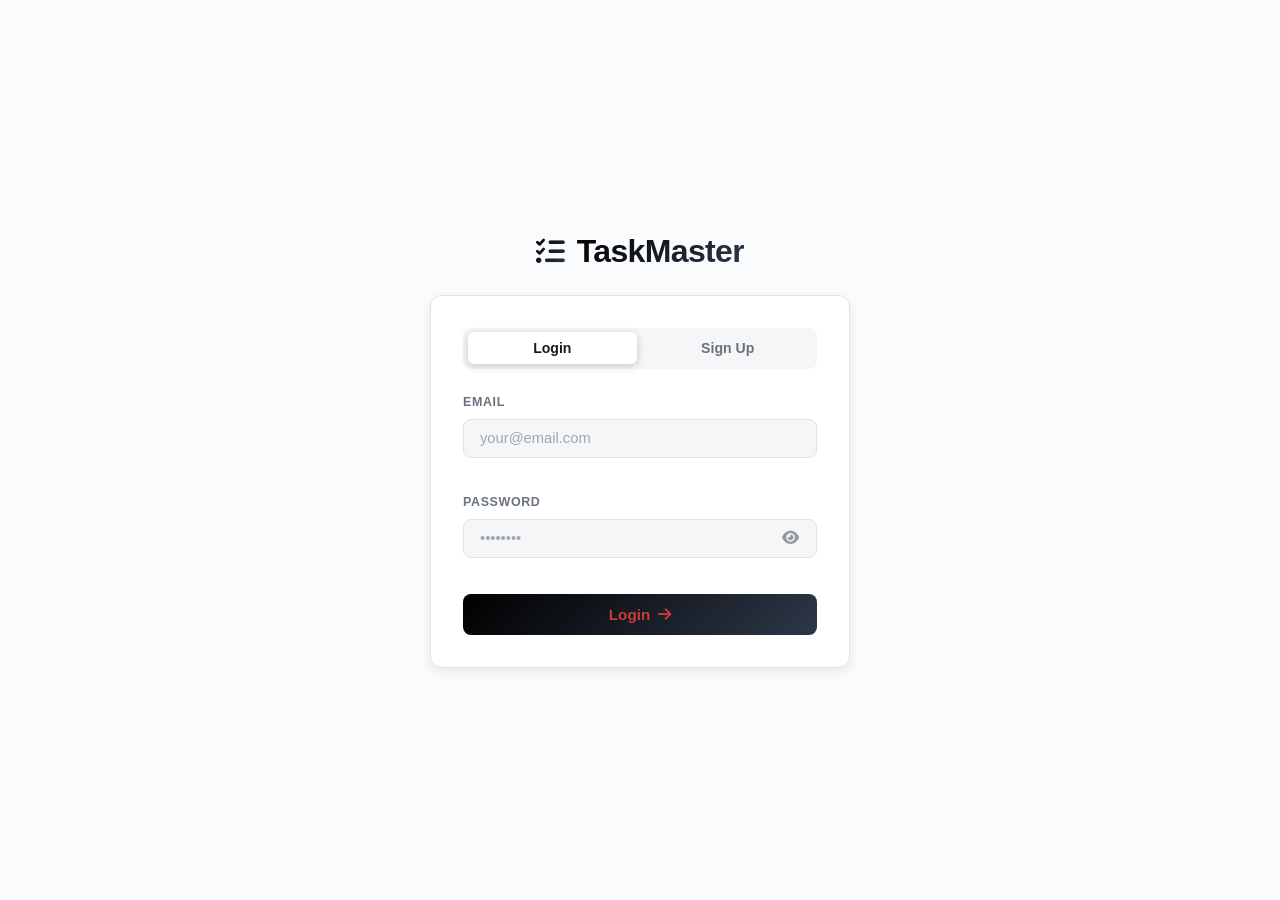
<file: index.html>
<!DOCTYPE html>
<html lang="en" data-theme="dark">
<head>
  <meta charset="UTF-8" />
  <meta name="viewport" content="width=device-width, initial-scale=1.0" />
  <meta name="description" content="TaskMaster — A state-driven task management app with full CRUD and local persistence." />
  <title>TaskMaster</title>
  <link rel="stylesheet" href="https://cdnjs.cloudflare.com/ajax/libs/font-awesome/6.4.0/css/all.min.css" />
  <link rel="stylesheet" href="style.css" />
</head>
<body>

  <!-- Sidebar -->
  <aside class="sidebar" id="sidebar">
    <div class="sidebar-header">
      <div class="sidebar-brand">
        <svg width="32" height="32" viewBox="0 0 24 24" fill="none" xmlns="http://www.w3.org/2000/svg" style="margin-right: 0.75rem;">
          <path d="M9 5H7C5.89543 5 5 5.89543 5 7V19C5 20.1046 5.89543 21 7 21H17C18.1046 21 19 20.1046 19 19V7C19 5.89543 18.1046 5 17 5H15" stroke="#000000" stroke-width="2" stroke-linecap="round" stroke-linejoin="round"/>
          <rect x="9" y="3" width="6" height="4" rx="1" fill="#000000"/>
          <path d="M9 12L11 14L15 10" stroke="#000000" stroke-width="2" stroke-linecap="round" stroke-linejoin="round"/>
        </svg>
        <h1>TaskMaster</h1>
      </div>
      <button class="sidebar-toggle" id="sidebarToggle" aria-label="Toggle sidebar">
        <i class="fas fa-bars"></i>
      </button>
    </div>

    <nav class="sidebar-nav">
      <a href="index.html" class="nav-item active">
        <i class="fas fa-th-large"></i>
        <span>Dashboard</span>
      </a>
      <a href="tasks.html" class="nav-item">
        <i class="fas fa-list-check"></i>
        <span>All Tasks</span>
      </a>
      <a href="calendar.html" class="nav-item">
        <i class="fas fa-calendar-alt"></i>
        <span>Calendar</span>
      </a>
      <a href="analytics.html" class="nav-item">
        <i class="fas fa-chart-line"></i>
        <span>Analytics</span>
      </a>
    </nav>

    <div class="sidebar-divider"></div>

    <div class="sidebar-categories">
      <h3 class="category-title">CATEGORIES</h3>
      <a href="work.html" class="nav-item" data-category="work">
        <i class="fas fa-briefcase"></i>
        <span>Work</span>
        <span class="badge" id="badgeWork">0</span>
      </a>
      <a href="study.html" class="nav-item" data-category="study">
        <i class="fas fa-graduation-cap"></i>
        <span>Study</span>
        <span class="badge" id="badgeStudy">0</span>
      </a>
      <a href="personal.html" class="nav-item" data-category="personal">
        <i class="fas fa-user"></i>
        <span>Personal</span>
        <span class="badge" id="badgePersonal">0</span>
      </a>
      <a href="general.html" class="nav-item" data-category="general">
        <i class="fas fa-folder"></i>
        <span>General</span>
        <span class="badge" id="badgeGeneral">0</span>
      </a>
    </div>

    <div class="sidebar-footer">
      <div class="user-profile">
        <div class="user-avatar">
          <i class="fas fa-user"></i>
        </div>
        <div class="user-info">
          <span class="user-name" id="userGreeting">User</span>
          <span class="user-role">Subscriber</span>
        </div>
      </div>
      <div class="sidebar-actions">
        <button class="icon-btn" id="logoutBtn" aria-label="Logout">
          <i class="fas fa-sign-out-alt"></i>
        </button>
      </div>
    </div>
  </aside>

  <div class="app" id="app">

    <header class="app-header">
      <div class="header-left">
        <button class="mobile-menu-btn" id="mobileMenuBtn" aria-label="Toggle menu">
          <i class="fas fa-bars"></i>
        </button>
        <h2 class="page-title">Dashboard</h2>
      </div>
      <div class="header-right">
        <button class="icon-btn notification-btn" id="notificationBtn" aria-label="Notifications">
          <i class="fas fa-bell"></i>
          <span class="notification-badge" id="notificationBadge" style="display: none;">0</span>
        </button>
        <div class="search-header">
          <i class="fas fa-search"></i>
          <input type="search" id="searchInput" placeholder="Search tasks..." aria-label="Search tasks" />
        </div>
      </div>
    </header>

    <!-- Notification Panel -->
    <div class="notification-panel" id="notificationPanel" style="display: none;">
      <div class="notification-header">
        <h3><i class="fas fa-bell"></i> Notifications</h3>
        <button class="icon-btn-small" id="closeNotifications" aria-label="Close notifications">
          <i class="fas fa-times"></i>
        </button>
      </div>
      <div class="notification-list" id="notificationList">
        <!-- Notifications will be rendered here -->
      </div>
    </div>

    <!-- Stats -->
    <div class="stats-grid" role="status" aria-live="polite" aria-label="Task statistics">
      <div class="stat-card">
        <span class="stat-val" id="statTotal">0</span>
        <span class="stat-lbl">Total</span>
      </div>
      <div class="stat-card accent-active">
        <span class="stat-val" id="statActive">0</span>
        <span class="stat-lbl">Active</span>
      </div>
      <div class="stat-card accent-done">
        <span class="stat-val" id="statDone">0</span>
        <span class="stat-lbl">Done</span>
      </div>
    </div>

    <!-- Add / Edit form -->
    <form class="task-form" id="taskForm" aria-label="Add or edit a task">
      <div class="form-body">
        <input
          type="text" id="taskInput"
          placeholder="What needs to be done?"
          aria-label="Task title" autocomplete="off" maxlength="140"
          required
        />
        <textarea
          id="taskNote"
          placeholder="Add a note (optional)"
          aria-label="Task note" rows="2" maxlength="300"
        ></textarea>
        <div class="form-row">
          <select id="taskPriority" aria-label="Priority">
            <option value="low">Low Priority</option>
            <option value="medium" selected>Medium Priority</option>
            <option value="high">High Priority</option>
          </select>
          <select id="taskCategory" aria-label="Category">
            <option value="general">General</option>
            <option value="work">Work</option>
            <option value="study">Study</option>
            <option value="personal">Personal</option>
          </select>
          <input type="date" id="taskDue" aria-label="Due date" />
          <input type="time" id="taskTime" aria-label="Due time" />
          <button type="submit" class="btn-primary" id="submitBtn">Add Task</button>
        </div>
      </div>
    </form>

    <!-- Toolbar: filters -->
    <div class="toolbar">
      <div class="filter-group" role="group" aria-label="Filter tasks">
        <button class="filter-btn active" data-filter="all">
          <i class="fas fa-layer-group"></i>
          <span>All</span>
        </button>
        <button class="filter-btn" data-filter="active">
          <i class="fas fa-circle-check"></i>
          <span>Active</span>
        </button>
        <button class="filter-btn" data-filter="completed">
          <i class="fas fa-circle-check"></i>
          <span>Done</span>
        </button>
      </div>
      <div class="sort-wrap">
        <i class="fas fa-sort"></i>
        <select id="sortSelect" aria-label="Sort tasks">
          <option value="newest">Newest first</option>
          <option value="oldest">Oldest first</option>
          <option value="priority">By priority</option>
          <option value="due">By due date</option>
        </select>
      </div>
      <button class="btn-danger-sm" id="clearDone" aria-label="Clear all completed tasks">
        <i class="fas fa-trash-alt"></i>
        <span>Clear Done</span>
      </button>
    </div>

    <!-- Task list -->
    <main>
      <ul class="task-list" id="taskList" role="list" aria-label="Task list" aria-live="polite"></ul>
      <div class="empty" id="emptyState" style="display: flex;">
        <div class="empty-icon">
          <i class="fas fa-inbox"></i>
        </div>
        <p class="empty-title">No tasks found</p>
        <p class="empty-subtitle">Add a new task above to get started</p>
      </div>
    </main>

  </div>

  <!-- Edit modal -->
  <div class="modal-backdrop" id="modalBackdrop" hidden aria-modal="true" role="dialog" aria-labelledby="modalTitle">
    <div class="modal">
      <div class="modal-header">
        <h2 id="modalTitle">Edit Task</h2>
        <button class="icon-btn" id="modalClose" aria-label="Close edit dialog">
          <i class="fas fa-times"></i>
        </button>
      </div>
      <form id="editForm" aria-label="Edit task form">
        <div class="form-group">
          <label for="editInput">Title</label>
          <input type="text" id="editInput" required maxlength="140" />
        </div>
        <div class="form-group">
          <label for="editNote">Note</label>
          <textarea id="editNote" rows="3" maxlength="300"></textarea>
        </div>
        <div class="form-row">
          <div class="form-group">
            <label for="editPriority">Priority</label>
            <select id="editPriority">
              <option value="low">Low Priority</option>
              <option value="medium">Medium Priority</option>
              <option value="high">High Priority</option>
            </select>
          </div>
          <div class="form-group">
            <label for="editCategory">Category</label>
            <select id="editCategory">
              <option value="general">General</option>
              <option value="work">Work</option>
              <option value="study">Study</option>
              <option value="personal">Personal</option>
            </select>
          </div>
          <div class="form-group">
            <label for="editDue">Due date</label>
            <input type="date" id="editDue" />
          </div>
          <div class="form-group">
            <label for="editTime">Due time</label>
            <input type="time" id="editTime" />
          </div>
        </div>
        <div class="modal-footer">
          <button type="button" class="btn-outline" id="modalCancel">Cancel</button>
          <button type="submit" class="btn-primary">Save Changes</button>
        </div>
      </form>
    </div>
  </div>

  <script src="app.js"></script>
</body>
</html>
</file>
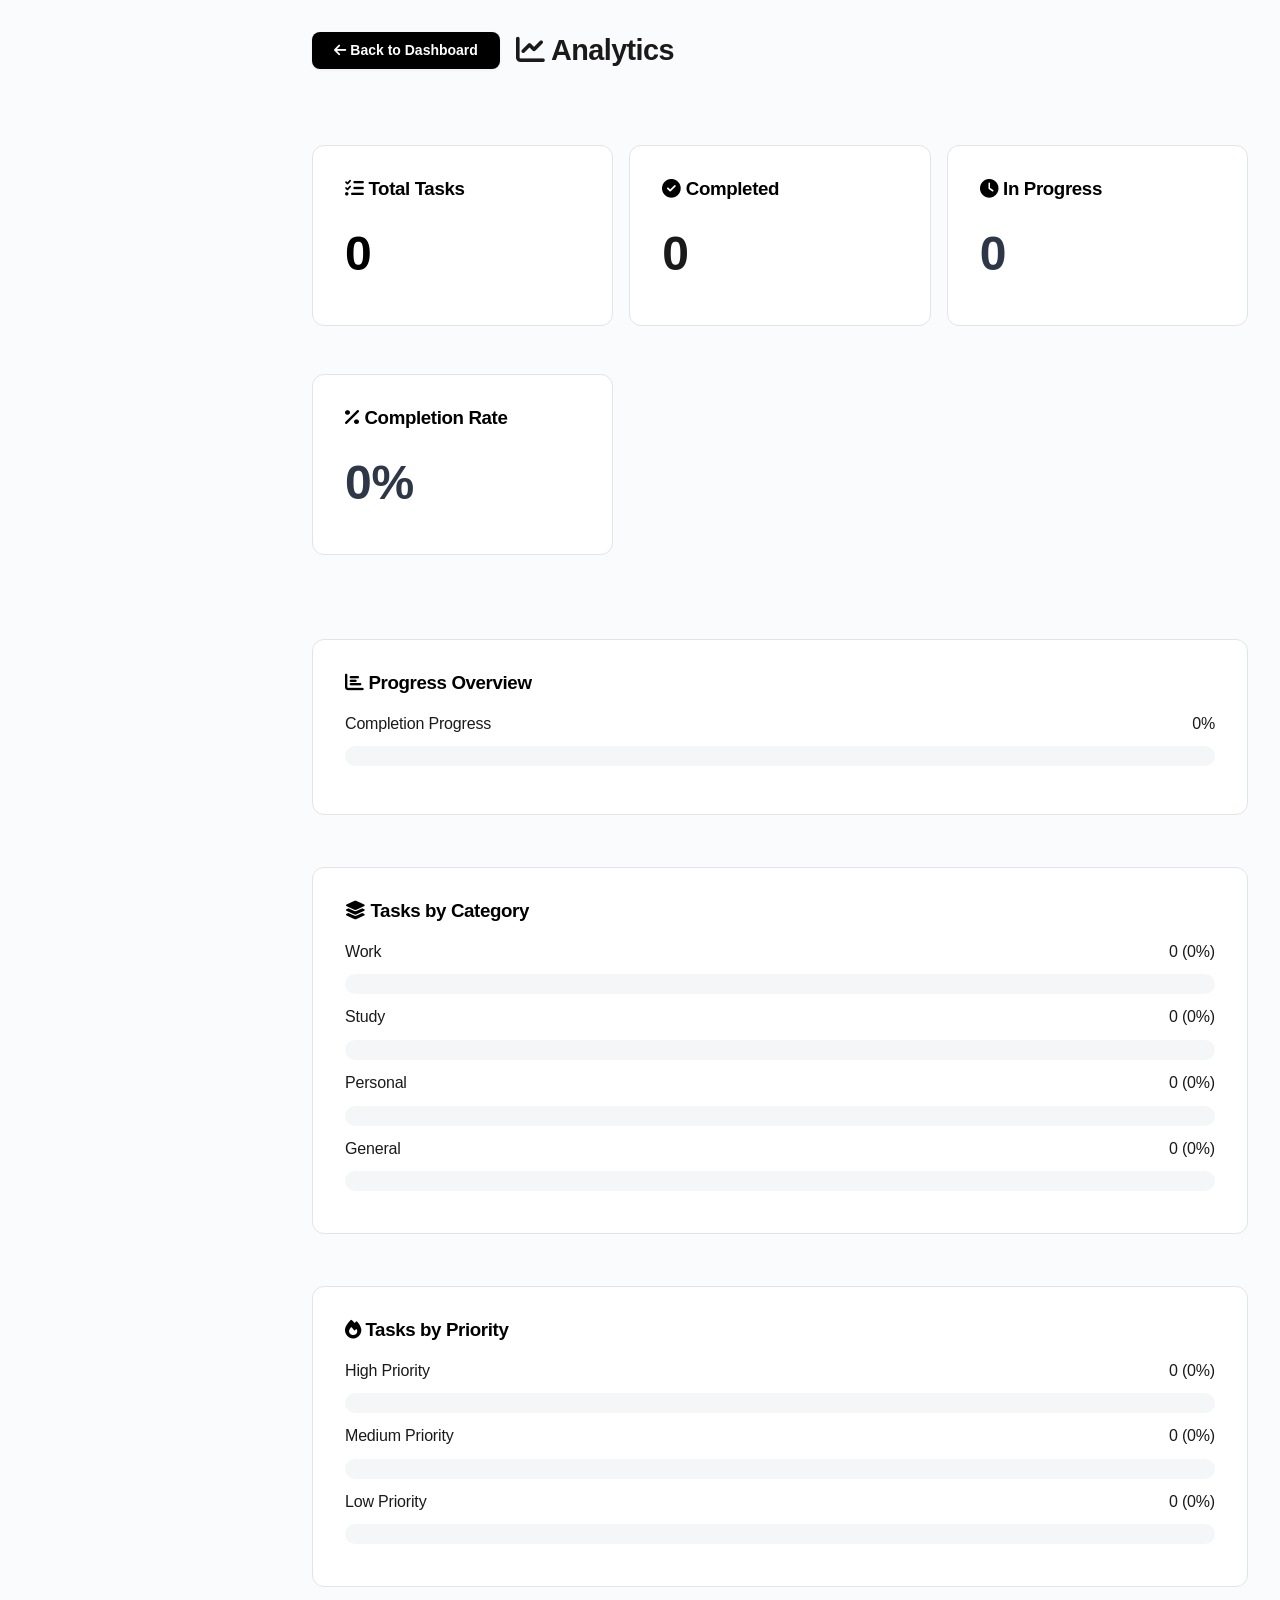
<file: analytics.html>
<!DOCTYPE html>
<html lang="en" data-theme="dark">
<head>
  <meta charset="UTF-8" />
  <meta name="viewport" content="width=device-width, initial-scale=1.0" />
  <title>Analytics - TaskMaster</title>
  <link rel="stylesheet" href="https://cdnjs.cloudflare.com/ajax/libs/font-awesome/6.4.0/css/all.min.css" />
  <link rel="stylesheet" href="style.css" />
  <style>
    .stat-box {
      background: var(--panel);
      border: 1px solid var(--border);
      border-radius: 12px;
      padding: 2rem;
      margin: 1rem 0;
    }
    .stat-box h3 {
      color: var(--accent);
      margin-bottom: 1rem;
    }
    .progress-bar {
      background: var(--bg-alt);
      height: 20px;
      border-radius: 10px;
      overflow: hidden;
      margin: 10px 0;
    }
    .progress-fill {
      background: linear-gradient(135deg, var(--accent), var(--accent2));
      height: 100%;
      transition: width 0.3s ease;
    }
    .analytics-grid {
      display: grid;
      grid-template-columns: repeat(auto-fit, minmax(250px, 1fr));
      gap: 1rem;
      margin: 2rem 0;
    }
  </style>
</head>
<body>
  <div class="app">
    <header class="app-header">
      <div style="display: flex; align-items: center; gap: 1rem;">
        <button onclick="location.href='index.html'" class="btn-primary">
          <i class="fas fa-arrow-left"></i> Back to Dashboard
        </button>
        <h2 class="page-title"><i class="fas fa-chart-line"></i> Analytics</h2>
      </div>
    </header>

    <div class="analytics-grid" id="analytics">
      <div class="stat-box">
        <h3><i class="fas fa-tasks"></i> Total Tasks</h3>
        <div style="font-size: 3rem; font-weight: bold; color: var(--accent);" id="totalTasks">0</div>
      </div>
      
      <div class="stat-box">
        <h3><i class="fas fa-check-circle"></i> Completed</h3>
        <div style="font-size: 3rem; font-weight: bold; color: var(--success);" id="completedTasks">0</div>
      </div>
      
      <div class="stat-box">
        <h3><i class="fas fa-clock"></i> In Progress</h3>
        <div style="font-size: 3rem; font-weight: bold; color: var(--warn);" id="activeTasks">0</div>
      </div>
      
      <div class="stat-box">
        <h3><i class="fas fa-percentage"></i> Completion Rate</h3>
        <div style="font-size: 3rem; font-weight: bold; color: var(--accent2);" id="completionRate">0%</div>
      </div>
    </div>

    <div class="stat-box">
      <h3><i class="fas fa-chart-bar"></i> Progress Overview</h3>
      <div style="margin: 1rem 0;">
        <div style="display: flex; justify-content: space-between; margin-bottom: 5px;">
          <span>Completion Progress</span>
          <span id="progressText">0%</span>
        </div>
        <div class="progress-bar">
          <div class="progress-fill" id="progressBar" style="width: 0%"></div>
        </div>
      </div>
    </div>

    <div class="stat-box">
      <h3><i class="fas fa-layer-group"></i> Tasks by Category</h3>
      <div id="categoryStats"></div>
    </div>

    <div class="stat-box">
      <h3><i class="fas fa-fire"></i> Tasks by Priority</h3>
      <div id="priorityStats"></div>
    </div>
  </div>

  <script>
    console.log('ANALYTICS LOADED');
    
    // Load tasks
    var tasks = [];
    try {
      tasks = JSON.parse(localStorage.getItem('taskmaster_tasks') || '[]');
    } catch (e) {
      console.error('Error loading tasks:', e);
    }
    
    console.log('Loaded', tasks.length, 'tasks');
    
    // Calculate stats
    var total = tasks.length;
    var completed = tasks.filter(function(t) { return t.done; }).length;
    var active = total - completed;
    var completionRate = total > 0 ? Math.round((completed / total) * 100) : 0;
    
    // Update display
    document.getElementById('totalTasks').textContent = total;
    document.getElementById('completedTasks').textContent = completed;
    document.getElementById('activeTasks').textContent = active;
    document.getElementById('completionRate').textContent = completionRate + '%';
    document.getElementById('progressText').textContent = completionRate + '%';
    document.getElementById('progressBar').style.width = completionRate + '%';
    
    // Category stats
    var categories = {
      work: 0,
      study: 0,
      personal: 0,
      general: 0
    };
    
    tasks.forEach(function(task) {
      if (categories[task.category] !== undefined) {
        categories[task.category]++;
      }
    });
    
    var categoryHTML = '';
    for (var cat in categories) {
      var count = categories[cat];
      var percent = total > 0 ? Math.round((count / total) * 100) : 0;
      categoryHTML += '<div style="margin: 10px 0;">';
      categoryHTML += '<div style="display: flex; justify-content: space-between; margin-bottom: 5px;">';
      categoryHTML += '<span>' + cat.charAt(0).toUpperCase() + cat.slice(1) + '</span>';
      categoryHTML += '<span>' + count + ' (' + percent + '%)</span>';
      categoryHTML += '</div>';
      categoryHTML += '<div class="progress-bar"><div class="progress-fill" style="width: ' + percent + '%"></div></div>';
      categoryHTML += '</div>';
    }
    document.getElementById('categoryStats').innerHTML = categoryHTML || '<p style="color: var(--muted);">No category data available</p>';
    
    // Priority stats
    var priorities = {
      high: 0,
      medium: 0,
      low: 0
    };
    
    tasks.forEach(function(task) {
      if (priorities[task.priority] !== undefined) {
        priorities[task.priority]++;
      }
    });
    
    var priorityHTML = '';
    for (var pri in priorities) {
      var count = priorities[pri];
      var percent = total > 0 ? Math.round((count / total) * 100) : 0;
      priorityHTML += '<div style="margin: 10px 0;">';
      priorityHTML += '<div style="display: flex; justify-content: space-between; margin-bottom: 5px;">';
      priorityHTML += '<span>' + pri.charAt(0).toUpperCase() + pri.slice(1) + ' Priority</span>';
      priorityHTML += '<span>' + count + ' (' + percent + '%)</span>';
      priorityHTML += '</div>';
      priorityHTML += '<div class="progress-bar"><div class="progress-fill" style="width: ' + percent + '%"></div></div>';
      priorityHTML += '</div>';
    }
    document.getElementById('priorityStats').innerHTML = priorityHTML || '<p style="color: var(--muted);">No priority data available</p>';
    
    console.log('Analytics rendered!');
  </script>
</body>
</html>
</file>
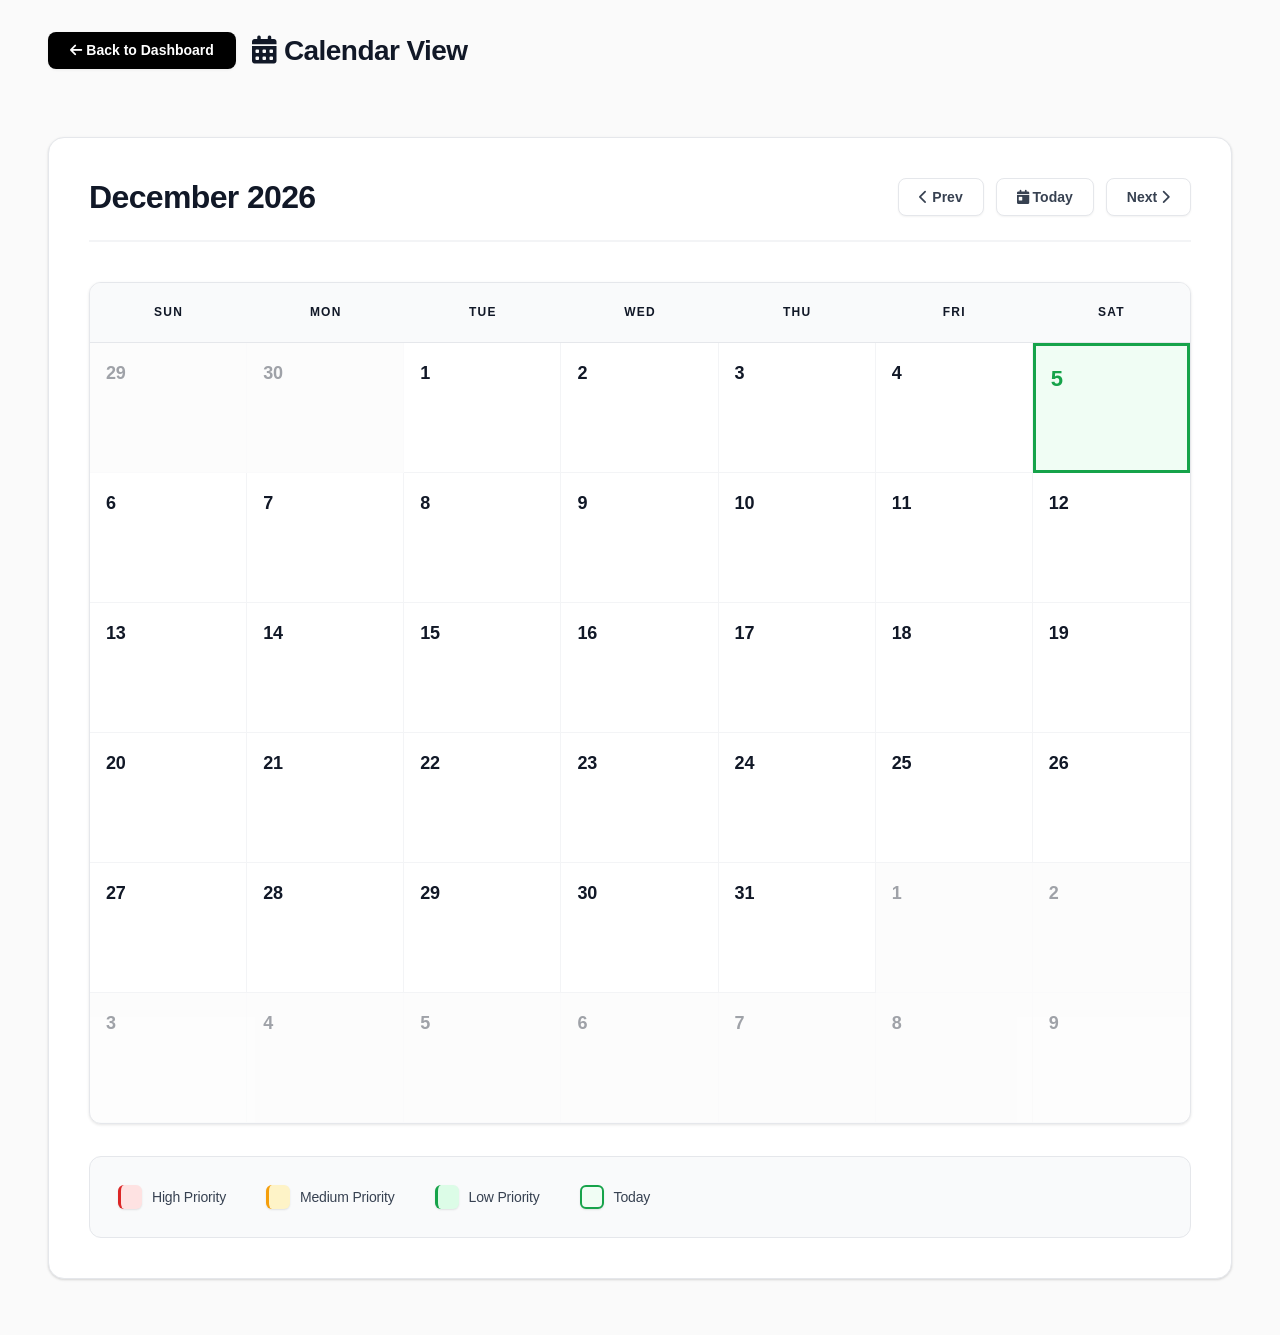
<file: calendar.html>
<!DOCTYPE html>
<html lang="en" data-theme="dark">
<head>
  <meta charset="UTF-8" />
  <meta name="viewport" content="width=device-width, initial-scale=1.0" />
  <title>Calendar - TaskMaster</title>
  <link rel="stylesheet" href="https://cdnjs.cloudflare.com/ajax/libs/font-awesome/6.4.0/css/all.min.css" />
  <link rel="stylesheet" href="style.css" />
  <style>
    body {
      justify-content: center;
      background: #fafafa;
    }
    
    .app {
      margin-left: 0 !important;
      margin-right: 0 !important;
      max-width: 1400px;
      padding: 2rem 3rem;
    }
    
    .calendar-container {
      background: #ffffff;
      border: 1px solid #e5e7eb;
      border-radius: 16px;
      padding: 2.5rem;
      margin: 1.5rem 0;
      box-shadow: 0 1px 3px rgba(0, 0, 0, 0.1), 0 1px 2px rgba(0, 0, 0, 0.06);
    }
    
    .calendar-header {
      display: flex;
      justify-content: space-between;
      align-items: center;
      margin-bottom: 2.5rem;
      padding-bottom: 1.5rem;
      border-bottom: 2px solid #f3f4f6;
    }
    
    .calendar-header h2 {
      font-size: 2rem;
      color: #111827;
      font-weight: 700;
      display: flex;
      align-items: center;
      gap: 1rem;
      letter-spacing: -0.02em;
    }
    
    .calendar-nav {
      display: flex;
      gap: 0.75rem;
      align-items: center;
    }
    
    .calendar-nav button {
      background: #ffffff;
      border: 1px solid #e5e7eb;
      color: #374151;
      padding: 0.625rem 1.25rem;
      border-radius: 8px;
      cursor: pointer;
      font-weight: 600;
      font-size: 0.875rem;
      transition: all 0.2s ease;
      box-shadow: 0 1px 2px rgba(0, 0, 0, 0.05);
    }
    
    .calendar-nav button:hover {
      background: #f9fafb;
      border-color: #d1d5db;
      transform: translateY(-1px);
      box-shadow: 0 2px 4px rgba(0, 0, 0, 0.1);
    }
    
    .calendar-nav button:active {
      transform: translateY(0);
      box-shadow: 0 1px 2px rgba(0, 0, 0, 0.05);
    }
    
    .calendar-grid {
      display: grid;
      grid-template-columns: repeat(7, 1fr);
      gap: 0;
      background: #ffffff;
      border: 1px solid #e5e7eb;
      border-radius: 12px;
      overflow: hidden;
      box-shadow: 0 1px 3px rgba(0, 0, 0, 0.1);
    }
    
    .calendar-day-header {
      background: #f9fafb;
      padding: 1.25rem;
      text-align: center;
      font-weight: 700;
      color: #111827;
      text-transform: uppercase;
      font-size: 0.75rem;
      letter-spacing: 0.1em;
      border-bottom: 1px solid #e5e7eb;
    }
    
    .calendar-day {
      background: #ffffff;
      padding: 1rem;
      min-height: 130px;
      position: relative;
      transition: all 0.2s ease;
      cursor: pointer;
      border-right: 1px solid #f3f4f6;
      border-bottom: 1px solid #f3f4f6;
    }
    
    .calendar-day:nth-child(7n) {
      border-right: none;
    }
    
    .calendar-day:hover {
      background: #f9fafb;
      z-index: 10;
    }
    
    .calendar-day.other-month {
      opacity: 0.4;
      background: #fafafa;
    }
    
    .calendar-day.today {
      background: #f0fdf4;
      border: 2px solid #16a34a;
      box-shadow: inset 0 0 0 1px #16a34a;
    }
    
    .calendar-day-number {
      font-weight: 700;
      font-size: 1.125rem;
      color: #111827;
      margin-bottom: 0.75rem;
    }
    
    .calendar-day.today .calendar-day-number {
      color: #16a34a;
      font-size: 1.375rem;
      font-weight: 800;
    }
    
    .calendar-task {
      background: #f3f4f6;
      padding: 0.5rem 0.75rem;
      margin: 0.375rem 0;
      border-radius: 6px;
      font-size: 0.8rem;
      border-left: 3px solid #6b7280;
      cursor: pointer;
      transition: all 0.2s ease;
      white-space: nowrap;
      overflow: hidden;
      text-overflow: ellipsis;
      color: #374151;
      font-weight: 500;
    }
    
    .calendar-task:hover {
      background: #e5e7eb;
      transform: translateX(2px);
      box-shadow: 0 1px 3px rgba(0, 0, 0, 0.1);
    }
    
    .calendar-task.priority-high {
      border-left-color: #dc2626;
      background: #fee2e2;
      color: #991b1b;
    }
    
    .calendar-task.priority-high:hover {
      background: #fecaca;
    }
    
    .calendar-task.priority-medium {
      border-left-color: #f59e0b;
      background: #fef3c7;
      color: #92400e;
    }
    
    .calendar-task.priority-medium:hover {
      background: #fde68a;
    }
    
    .calendar-task.priority-low {
      border-left-color: #16a34a;
      background: #dcfce7;
      color: #166534;
    }
    
    .calendar-task.priority-low:hover {
      background: #bbf7d0;
    }
    
    .calendar-task.done {
      opacity: 0.6;
      text-decoration: line-through;
    }
    
    .task-count {
      position: absolute;
      top: 0.75rem;
      right: 0.75rem;
      background: #111827;
      color: #ffffff;
      width: 26px;
      height: 26px;
      border-radius: 50%;
      display: flex;
      align-items: center;
      justify-content: center;
      font-size: 0.75rem;
      font-weight: 700;
      box-shadow: 0 2px 4px rgba(0, 0, 0, 0.15);
    }
    
    .legend {
      display: flex;
      gap: 2.5rem;
      margin-top: 2rem;
      padding: 1.75rem;
      background: #f9fafb;
      border-radius: 12px;
      flex-wrap: wrap;
      border: 1px solid #e5e7eb;
    }
    
    .legend-item {
      display: flex;
      align-items: center;
      gap: 0.625rem;
      font-size: 0.875rem;
      font-weight: 500;
      color: #374151;
    }
    
    .legend-color {
      width: 24px;
      height: 24px;
      border-radius: 6px;
      box-shadow: 0 1px 2px rgba(0, 0, 0, 0.1);
    }
    
    .no-tasks {
      text-align: center;
      color: #9ca3af;
      font-size: 0.875rem;
      padding: 1rem;
    }
    
    .app-header {
      margin-bottom: 1.5rem;
    }
    
    .page-title {
      font-size: 1.75rem;
      font-weight: 700;
      color: #111827;
    }
    
    @media (max-width: 768px) {
      .app {
        padding: 1.5rem;
      }
      
      .calendar-container {
        padding: 1.5rem;
      }
      
      .calendar-day {
        min-height: 90px;
        padding: 0.625rem;
      }
      
      .calendar-day-number {
        font-size: 0.9rem;
      }
      
      .calendar-task {
        font-size: 0.7rem;
        padding: 0.375rem 0.5rem;
      }
      
      .calendar-header h2 {
        font-size: 1.5rem;
      }
      
      .calendar-nav {
        gap: 0.5rem;
      }
      
      .calendar-nav button {
        padding: 0.5rem 0.875rem;
        font-size: 0.8rem;
      }
    }
  </style>
</head>
<body>
  <div class="app">
    <header class="app-header">
      <div style="display: flex; align-items: center; gap: 1rem;">
        <button onclick="location.href='index.html'" class="btn-primary">
          <i class="fas fa-arrow-left"></i> Back to Dashboard
        </button>
        <h2 class="page-title">
          <i class="fas fa-calendar-alt"></i> Calendar View
        </h2>
      </div>
    </header>

    <div class="calendar-container">
      <div class="calendar-header">
        <h2>
          <span id="currentMonth">January 2024</span>
        </h2>
        <div class="calendar-nav">
          <button onclick="previousMonth()" aria-label="Previous month">
            <i class="fas fa-chevron-left"></i> Prev
          </button>
          <button onclick="today()" aria-label="Go to today">
            <i class="fas fa-calendar-day"></i> Today
          </button>
          <button onclick="nextMonth()" aria-label="Next month">
            Next <i class="fas fa-chevron-right"></i>
          </button>
        </div>
      </div>

      <div class="calendar-grid" id="calendar"></div>

      <div class="legend">
        <div class="legend-item">
          <div class="legend-color" style="background: #fee2e2; border-left: 3px solid #dc2626;"></div>
          <span>High Priority</span>
        </div>
        <div class="legend-item">
          <div class="legend-color" style="background: #fef3c7; border-left: 3px solid #f59e0b;"></div>
          <span>Medium Priority</span>
        </div>
        <div class="legend-item">
          <div class="legend-color" style="background: #dcfce7; border-left: 3px solid #16a34a;"></div>
          <span>Low Priority</span>
        </div>
        <div class="legend-item">
          <div class="legend-color" style="background: #f0fdf4; border: 2px solid #16a34a;"></div>
          <span>Today</span>
        </div>
      </div>
    </div>
  </div>

  <script>
    console.log('CALENDAR LOADED');
    
    // Current date
    var currentDate = new Date();
    var currentMonth = currentDate.getMonth();
    var currentYear = currentDate.getFullYear();
    
    // Load tasks
    var tasks = [];
    try {
      tasks = JSON.parse(localStorage.getItem('taskmaster_tasks') || '[]');
      console.log('Loaded', tasks.length, 'tasks');
    } catch (e) {
      console.error('Error loading tasks:', e);
    }
    
    // Month names
    var monthNames = [
      'January', 'February', 'March', 'April', 'May', 'June',
      'July', 'August', 'September', 'October', 'November', 'December'
    ];
    
    // Day names
    var dayNames = ['Sun', 'Mon', 'Tue', 'Wed', 'Thu', 'Fri', 'Sat'];
    
    function renderCalendar() {
      console.log('Rendering calendar for', monthNames[currentMonth], currentYear);
      
      // Update header
      document.getElementById('currentMonth').textContent = monthNames[currentMonth] + ' ' + currentYear;
      
      // Get first day of month
      var firstDay = new Date(currentYear, currentMonth, 1);
      var lastDay = new Date(currentYear, currentMonth + 1, 0);
      var daysInMonth = lastDay.getDate();
      var startingDayOfWeek = firstDay.getDay();
      
      // Get days from previous month
      var prevMonthLastDay = new Date(currentYear, currentMonth, 0).getDate();
      
      var calendar = document.getElementById('calendar');
      calendar.innerHTML = '';
      
      // Add day headers
      dayNames.forEach(function(day) {
        var header = document.createElement('div');
        header.className = 'calendar-day-header';
        header.textContent = day;
        calendar.appendChild(header);
      });
      
      // Add days from previous month
      for (var i = startingDayOfWeek - 1; i >= 0; i--) {
        var day = prevMonthLastDay - i;
        var dayEl = createDayElement(day, currentMonth - 1, currentYear, true);
        calendar.appendChild(dayEl);
      }
      
      // Add days of current month
      var today = new Date();
      for (var day = 1; day <= daysInMonth; day++) {
        var isToday = (
          day === today.getDate() &&
          currentMonth === today.getMonth() &&
          currentYear === today.getFullYear()
        );
        var dayEl = createDayElement(day, currentMonth, currentYear, false, isToday);
        calendar.appendChild(dayEl);
      }
      
      // Add days from next month
      var totalCells = calendar.children.length - 7; // minus headers
      var remainingCells = 42 - totalCells; // 6 rows of 7
      for (var day = 1; day <= remainingCells; day++) {
        var dayEl = createDayElement(day, currentMonth + 1, currentYear, true);
        calendar.appendChild(dayEl);
      }
    }
    
    function createDayElement(day, month, year, otherMonth, isToday) {
      var dayEl = document.createElement('div');
      dayEl.className = 'calendar-day';
      if (otherMonth) dayEl.className += ' other-month';
      if (isToday) dayEl.className += ' today';
      
      var dateStr = year + '-' + 
                    String(month + 1).padStart(2, '0') + '-' + 
                    String(day).padStart(2, '0');
      
      dayEl.innerHTML = '<div class="calendar-day-number">' + day + '</div>';
      
      // Find tasks for this day
      var dayTasks = tasks.filter(function(task) {
        return task.due === dateStr;
      });
      
      if (dayTasks.length > 0) {
        // Show first 3 tasks
        var displayTasks = dayTasks.slice(0, 3);
        displayTasks.forEach(function(task) {
          var taskEl = document.createElement('div');
          taskEl.className = 'calendar-task priority-' + task.priority;
          if (task.done) taskEl.className += ' done';
          taskEl.textContent = task.title;
          taskEl.title = task.title + '\nPriority: ' + task.priority + '\nCategory: ' + task.category;
          taskEl.onclick = function(e) {
            e.stopPropagation();
            alert('Task: ' + task.title + '\n' +
                  'Priority: ' + task.priority + '\n' +
                  'Category: ' + task.category + '\n' +
                  'Due: ' + task.due + '\n' +
                  'Status: ' + (task.done ? 'Completed' : 'In Progress') + '\n' +
                  (task.note ? '\nNote: ' + task.note : ''));
          };
          dayEl.appendChild(taskEl);
        });
        
        // Show count if more than 3
        if (dayTasks.length > 3) {
          var countEl = document.createElement('div');
          countEl.className = 'task-count';
          countEl.textContent = dayTasks.length;
          countEl.title = dayTasks.length + ' tasks on this day';
          dayEl.appendChild(countEl);
        }
      }
      
      dayEl.onclick = function() {
        if (dayTasks.length === 0) {
          alert('No tasks on ' + monthNames[month] + ' ' + day + ', ' + year + '\n\nClick "Back to Dashboard" to add tasks.');
        }
      };
      
      return dayEl;
    }
    
    function previousMonth() {
      currentMonth--;
      if (currentMonth < 0) {
        currentMonth = 11;
        currentYear--;
      }
      renderCalendar();
    }
    
    function nextMonth() {
      currentMonth++;
      if (currentMonth > 11) {
        currentMonth = 0;
        currentYear++;
      }
      renderCalendar();
    }
    
    function today() {
      var now = new Date();
      currentMonth = now.getMonth();
      currentYear = now.getFullYear();
      renderCalendar();
    }
    
    // Initialize
    renderCalendar();
    console.log('Calendar initialized!');
  </script>
</body>
</html>
</file>
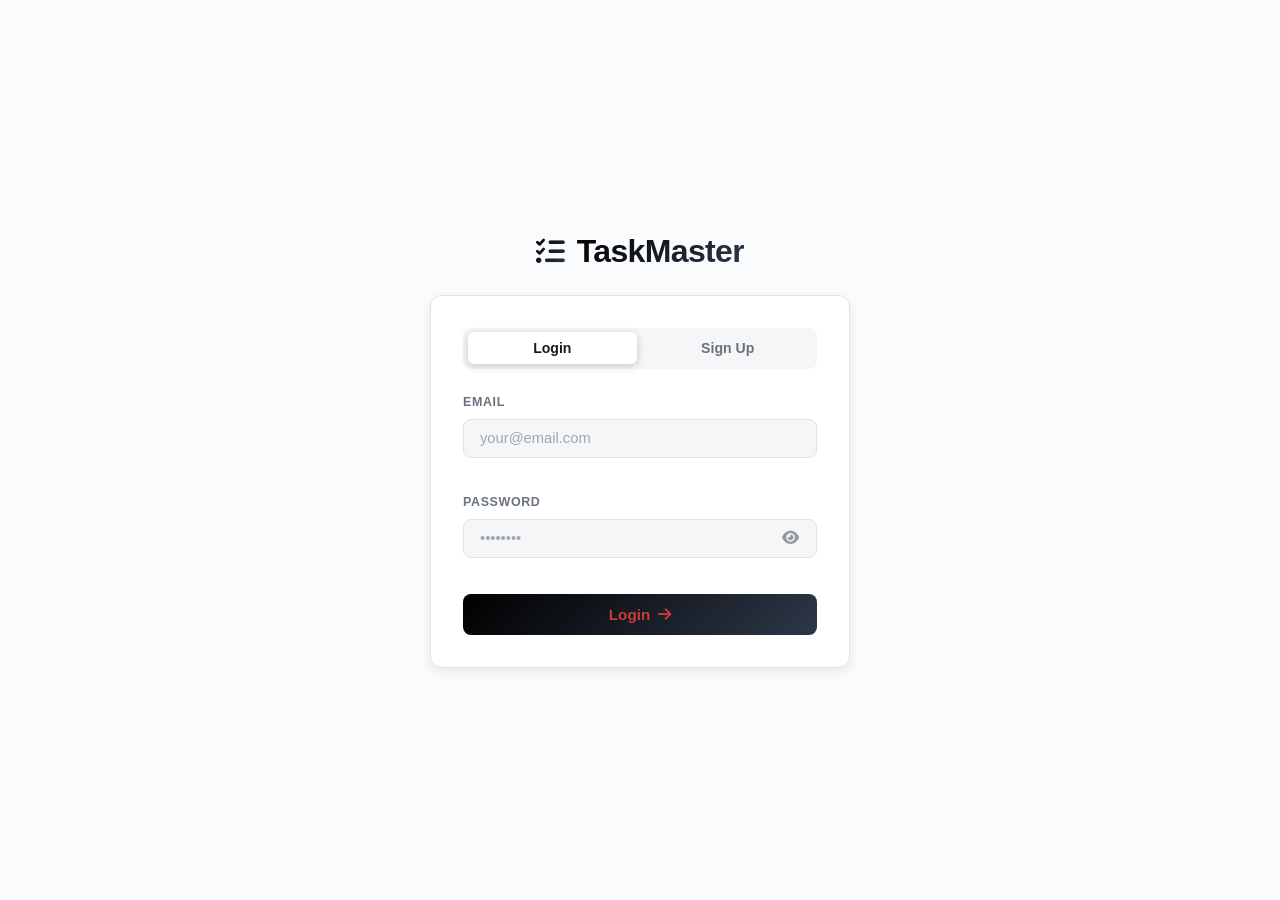
<file: category.html>
<!DOCTYPE html>
<html lang="en" data-theme="dark">
<head>
  <meta charset="UTF-8" />
  <meta name="viewport" content="width=device-width, initial-scale=1.0" />
  <title>Category Tasks - TaskMaster</title>
  <link rel="stylesheet" href="https://cdnjs.cloudflare.com/ajax/libs/font-awesome/6.4.0/css/all.min.css" />
  <link rel="stylesheet" href="style.css" />
  <style>
    body {
      justify-content: center;
      background: #fafafa;
    }
    
    .app {
      margin-left: 0 !important;
      margin-right: 0 !important;
      max-width: 1200px;
      padding: 2rem 3rem;
    }
    
    .app-header {
      margin-bottom: 1.5rem;
    }
    
    .page-title {
      font-size: 1.75rem;
      font-weight: 700;
      color: #111827;
      display: flex;
      align-items: center;
      gap: 0.75rem;
    }
    
    .category-icon {
      width: 48px;
      height: 48px;
      background: #f3f4f6;
      border-radius: 12px;
      display: flex;
      align-items: center;
      justify-content: center;
      font-size: 1.5rem;
    }
    
    .stat-box {
      background: #ffffff;
      border: 1px solid #e5e7eb;
      border-radius: 12px;
      padding: 2rem;
      margin: 1rem 0;
      box-shadow: 0 1px 3px rgba(0, 0, 0, 0.1), 0 1px 2px rgba(0, 0, 0, 0.06);
    }
    
    .stat-box h3 {
      color: #111827;
      margin-bottom: 1rem;
      font-size: 1.125rem;
      font-weight: 600;
    }
    
    .analytics-grid {
      display: grid;
      grid-template-columns: repeat(auto-fit, minmax(250px, 1fr));
      gap: 1rem;
      margin: 2rem 0;
    }
    
    .stat-card {
      background: #ffffff;
      border: 1px solid #e5e7eb;
      border-radius: 12px;
      padding: 2rem;
      box-shadow: 0 1px 3px rgba(0, 0, 0, 0.1);
    }
    
    .stat-value {
      font-size: 3rem;
      font-weight: bold;
      color: #111827;
      line-height: 1;
      margin-bottom: 0.5rem;
    }
    
    .stat-label {
      font-size: 0.875rem;
      color: #6b7280;
      text-transform: uppercase;
      letter-spacing: 0.05em;
      font-weight: 600;
    }
    
    .task-list-simple {
      margin-top: 1rem;
    }
    
    .task-simple-item {
      padding: 1rem;
      border-bottom: 1px solid #f3f4f6;
      display: flex;
      align-items: center;
      justify-content: space-between;
      transition: background 0.2s;
    }
    
    .task-simple-item:hover {
      background: #f9fafb;
    }
    
    .task-simple-item:last-child {
      border-bottom: none;
    }
    
    .task-simple-content {
      display: flex;
      align-items: center;
      gap: 1rem;
      flex: 1;
    }
    
    .task-simple-checkbox {
      width: 20px;
      height: 20px;
      border: 2px solid #d1d5db;
      border-radius: 4px;
      cursor: pointer;
    }
    
    .task-simple-checkbox:checked {
      background: #000000;
      border-color: #000000;
    }
    
    .task-simple-title {
      font-weight: 500;
      color: #111827;
    }
    
    .task-simple-meta {
      display: flex;
      gap: 0.5rem;
      align-items: center;
      font-size: 0.75rem;
    }
    
    .task-simple-badge {
      padding: 0.125rem 0.5rem;
      border-radius: 4px;
      font-weight: 600;
      text-transform: uppercase;
    }
    
    .badge-high {
      background: #fee2e2;
      color: #991b1b;
    }
    
    .badge-medium {
      background: #fef3c7;
      color: #92400e;
    }
    
    .badge-low {
      background: #dcfce7;
      color: #166534;
    }
    
    .progress-bar {
      background: #f3f4f6;
      height: 20px;
      border-radius: 10px;
      overflow: hidden;
      margin: 10px 0;
    }
    
    .progress-fill {
      background: #000000;
      height: 100%;
      transition: width 0.3s ease;
    }
    
    @media (max-width: 768px) {
      .app {
        padding: 1.5rem;
      }
      
      .analytics-grid {
        grid-template-columns: 1fr;
      }
    }
  </style>
</head>
<body>
  <div class="app">
    <header class="app-header">
      <div style="display: flex; align-items: center; gap: 1rem;">
        <button onclick="location.href='index.html'" class="btn-primary">
          <i class="fas fa-arrow-left"></i> Back to Dashboard
        </button>
        <h2 class="page-title">
          <div class="category-icon" id="categoryIcon">
            <i class="fas fa-folder"></i>
          </div>
          <span id="categoryTitle">Category</span>
        </h2>
      </div>
    </header>

    <div class="analytics-grid">
      <div class="stat-card">
        <h3><i class="fas fa-tasks"></i> Total Tasks</h3>
        <div class="stat-value" id="statTotal">0</div>
      </div>
      
      <div class="stat-card">
        <h3><i class="fas fa-clock"></i> Active</h3>
        <div class="stat-value" style="color: #f59e0b;" id="statActive">0</div>
      </div>
      
      <div class="stat-card">
        <h3><i class="fas fa-check-circle"></i> Completed</h3>
        <div class="stat-value" style="color: #16a34a;" id="statCompleted">0</div>
      </div>
    </div>

    <div class="stat-box">
      <h3><i class="fas fa-chart-bar"></i> Completion Progress</h3>
      <div style="margin: 1rem 0;">
        <div style="display: flex; justify-content: space-between; margin-bottom: 5px;">
          <span>Progress</span>
          <span id="progressText">0%</span>
        </div>
        <div class="progress-bar">
          <div class="progress-fill" id="progressBar" style="width: 0%"></div>
        </div>
      </div>
    </div>

    <div class="stat-box">
      <h3><i class="fas fa-list"></i> All <span id="categoryName">Category</span> Tasks</h3>
      <div class="task-list-simple" id="taskList"></div>
      <div id="emptyState" style="display: none; text-align: center; padding: 3rem; color: #9ca3af;">
        <i class="fas fa-inbox" style="font-size: 3rem; margin-bottom: 1rem; opacity: 0.5;"></i>
        <p style="font-size: 1.125rem; font-weight: 600; color: #6b7280;">No tasks in this category</p>
        <p style="font-size: 0.875rem;">Create a new task from the dashboard</p>
      </div>
    </div>
  </div>

  <script>
    console.log('CATEGORY PAGE LOADED');
    
    // Check if user is logged in
    const currentUser = JSON.parse(localStorage.getItem('tm_user') || 'null');
    if (!currentUser) {
      window.location.href = 'login.html';
    }
    
    // Get category from URL parameter
    const urlParams = new URLSearchParams(window.location.search);
    const category = urlParams.get('category') || 'general';
    
    // Category configurations
    const categoryConfig = {
      work: {
        icon: 'fa-briefcase',
        title: 'Work',
        color: '#3b82f6'
      },
      study: {
        icon: 'fa-graduation-cap',
        title: 'Study',
        color: '#8b5cf6'
      },
      personal: {
        icon: 'fa-user',
        title: 'Personal',
        color: '#ec4899'
      },
      general: {
        icon: 'fa-folder',
        title: 'General',
        color: '#6b7280'
      }
    };
    
    const config = categoryConfig[category] || categoryConfig.general;
    
    // Set category info
    document.getElementById('categoryTitle').textContent = config.title;
    document.getElementById('categoryName').textContent = config.title;
    document.getElementById('categoryIcon').innerHTML = '<i class="fas ' + config.icon + '"></i>';
    document.getElementById('categoryIcon').style.background = config.color + '20';
    document.getElementById('categoryIcon').style.color = config.color;
    document.title = config.title + ' - TaskMaster';
    
    // Load tasks
    var tasks = [];
    try {
      tasks = JSON.parse(localStorage.getItem('taskmaster_tasks') || '[]');
    } catch (e) {
      console.error('Error loading tasks:', e);
    }
    
    // Filter by category
    var categoryTasks = tasks.filter(function(task) {
      return task.category === category;
    });
    
    // Calculate stats
    var total = categoryTasks.length;
    var active = categoryTasks.filter(function(t) { return !t.done; }).length;
    var completed = categoryTasks.filter(function(t) { return t.done; }).length;
    var completionRate = total > 0 ? Math.round((completed / total) * 100) : 0;
    
    // Update stats
    document.getElementById('statTotal').textContent = total;
    document.getElementById('statActive').textContent = active;
    document.getElementById('statCompleted').textContent = completed;
    document.getElementById('progressText').textContent = completionRate + '%';
    document.getElementById('progressBar').style.width = completionRate + '%';
    
    // Render tasks
    const taskList = document.getElementById('taskList');
    const emptyState = document.getElementById('emptyState');
    
    if (categoryTasks.length === 0) {
      taskList.style.display = 'none';
      emptyState.style.display = 'block';
    } else {
      taskList.style.display = 'block';
      emptyState.style.display = 'none';
      
      // Sort by newest first
      categoryTasks.sort(function(a, b) {
        return b.createdAt - a.createdAt;
      });
      
      categoryTasks.forEach(function(task) {
        var item = document.createElement('div');
        item.className = 'task-simple-item';
        
        var priorityClass = 'badge-' + task.priority;
        var statusBadge = task.done ? '<span class="task-simple-badge" style="background: #dcfce7; color: #166534;">✓ Done</span>' : '';
        
        item.innerHTML = 
          '<div class="task-simple-content">' +
            '<input type="checkbox" class="task-simple-checkbox" data-id="' + task.id + '" ' + (task.done ? 'checked' : '') + '>' +
            '<span class="task-simple-title" style="' + (task.done ? 'text-decoration: line-through; color: #9ca3af;' : '') + '">' + task.title + '</span>' +
          '</div>' +
          '<div class="task-simple-meta">' +
            '<span class="task-simple-badge ' + priorityClass + '">' + task.priority + '</span>' +
            statusBadge +
            (task.due ? '<span style="color: #6b7280;"><i class="fas fa-calendar"></i> ' + task.due + '</span>' : '') +
          '</div>';
        
        taskList.appendChild(item);
      });
      
      // Attach checkbox listeners
      document.querySelectorAll('.task-simple-checkbox').forEach(function(cb) {
        cb.onclick = function() {
          var id = cb.getAttribute('data-id');
          var task = tasks.find(function(t) { return t.id === id; });
          if (task) {
            task.done = !task.done;
            localStorage.setItem('taskmaster_tasks', JSON.stringify(tasks));
            location.reload();
          }
        };
      });
    }
    
    console.log('Category page initialized!');
  </script>
</body>
</html>
</file>
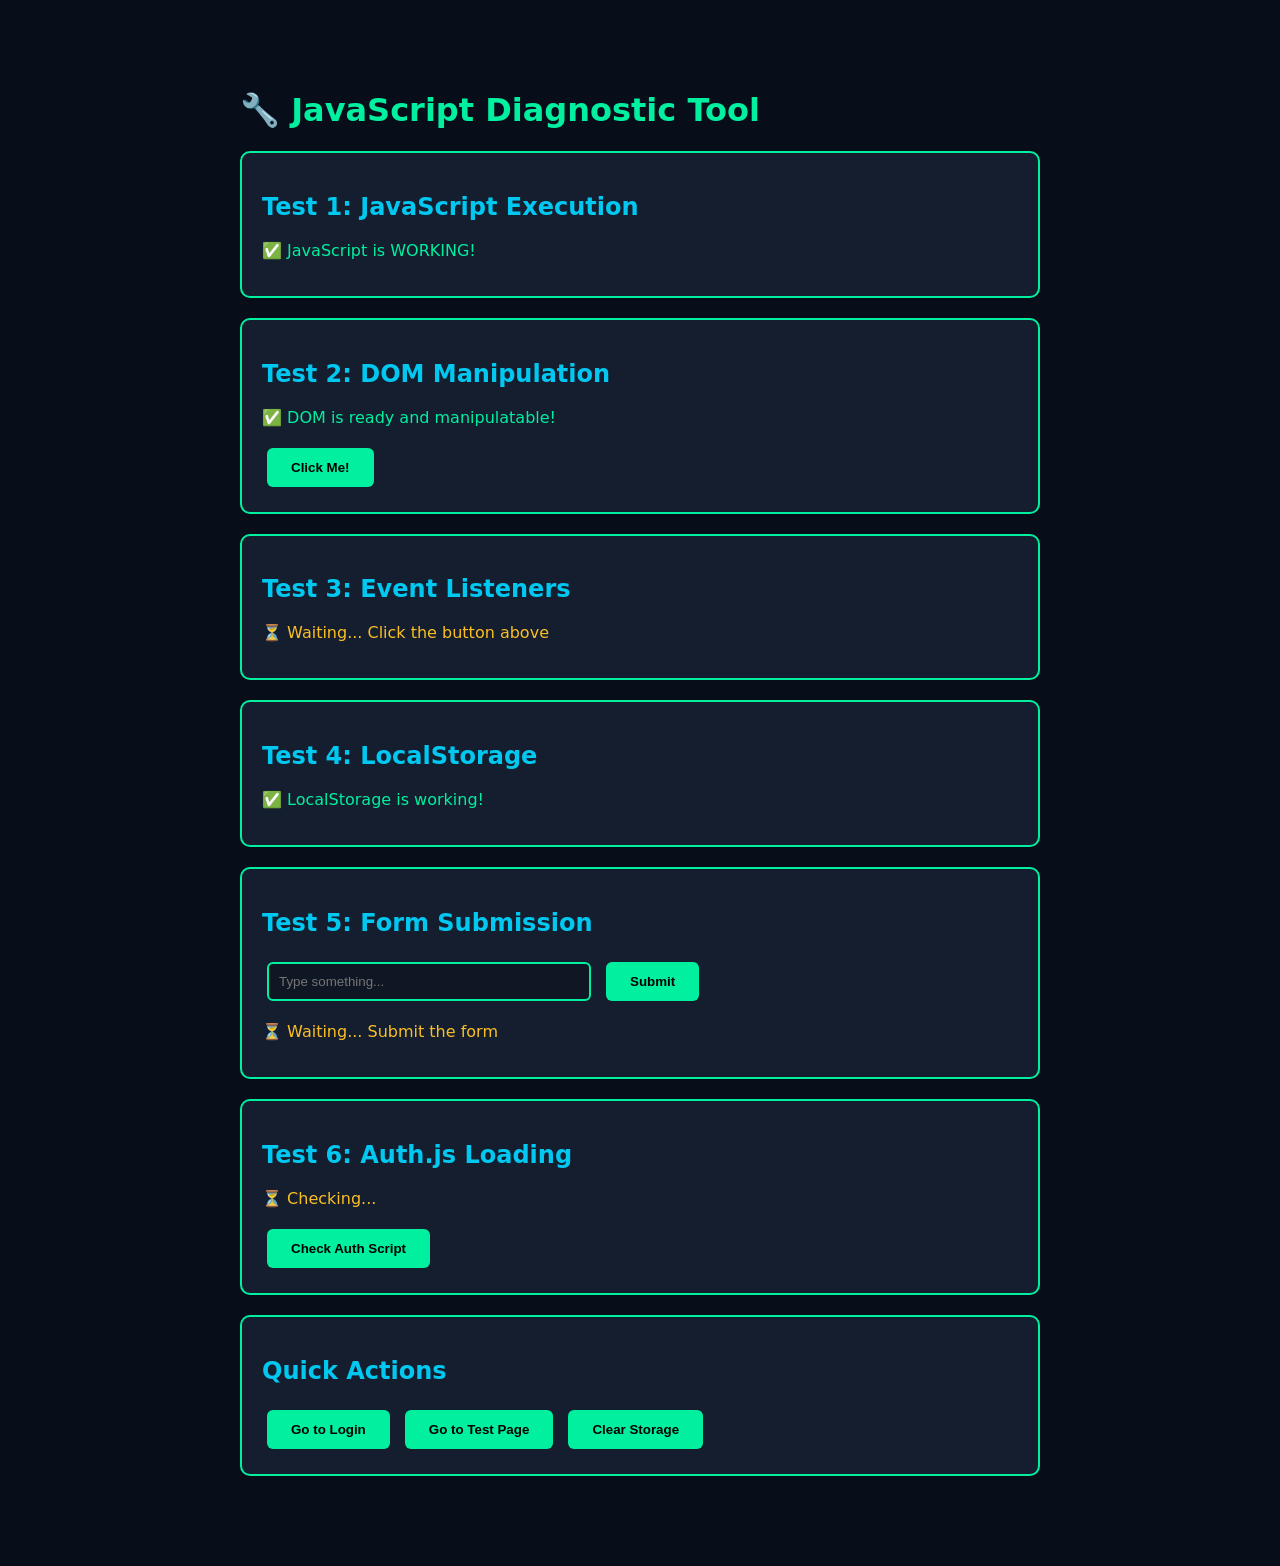
<file: diagnostic.html>
<!DOCTYPE html>
<html lang="en">
<head>
  <meta charset="UTF-8">
  <meta name="viewport" content="width=device-width, initial-scale=1.0">
  <title>JavaScript Diagnostic</title>
  <style>
    body {
      font-family: system-ui, sans-serif;
      max-width: 800px;
      margin: 50px auto;
      padding: 20px;
      background: #080d1a;
      color: #fff;
    }
    .test-box {
      background: #141e2e;
      border: 2px solid #00f0a0;
      border-radius: 10px;
      padding: 20px;
      margin: 20px 0;
    }
    .pass { color: #00f0a0; }
    .fail { color: #ff6060; }
    .warn { color: #fbbf24; }
    button {
      background: #00f0a0;
      color: #000;
      border: none;
      padding: 12px 24px;
      border-radius: 6px;
      cursor: pointer;
      font-weight: 700;
      margin: 5px;
    }
    button:hover {
      opacity: 0.8;
    }
    input {
      background: #0f1624;
      border: 2px solid #00f0a0;
      color: #fff;
      padding: 10px;
      border-radius: 6px;
      width: 300px;
      margin: 5px;
    }
    h1 { color: #00f0a0; }
    h2 { color: #00c8f0; }
    code {
      background: #000;
      padding: 2px 6px;
      border-radius: 3px;
      color: #00f0a0;
    }
  </style>
</head>
<body>
  <h1>🔧 JavaScript Diagnostic Tool</h1>
  
  <noscript>
    <div class="test-box" style="border-color: #ff6060;">
      <h2 class="fail">❌ JavaScript is DISABLED</h2>
      <p>Please enable JavaScript in your browser settings to use this application.</p>
    </div>
  </noscript>
  
  <div class="test-box">
    <h2>Test 1: JavaScript Execution</h2>
    <p id="test1" class="warn">⏳ Waiting...</p>
  </div>
  
  <div class="test-box">
    <h2>Test 2: DOM Manipulation</h2>
    <p id="test2" class="warn">⏳ Waiting...</p>
    <button id="btn1">Click Me!</button>
  </div>
  
  <div class="test-box">
    <h2>Test 3: Event Listeners</h2>
    <p id="test3" class="warn">⏳ Waiting... Click the button above</p>
  </div>
  
  <div class="test-box">
    <h2>Test 4: LocalStorage</h2>
    <p id="test4" class="warn">⏳ Testing...</p>
  </div>
  
  <div class="test-box">
    <h2>Test 5: Form Submission</h2>
    <form id="testForm">
      <input type="text" id="testInput" placeholder="Type something..." />
      <button type="submit">Submit</button>
    </form>
    <p id="test5" class="warn">⏳ Waiting... Submit the form</p>
  </div>
  
  <div class="test-box">
    <h2>Test 6: Auth.js Loading</h2>
    <p id="test6" class="warn">⏳ Checking...</p>
    <button id="checkAuth">Check Auth Script</button>
  </div>
  
  <div class="test-box">
    <h2>Quick Actions</h2>
    <button onclick="location.href='login.html'">Go to Login</button>
    <button onclick="location.href='test.html'">Go to Test Page</button>
    <button onclick="localStorage.clear(); alert('LocalStorage cleared!')">Clear Storage</button>
  </div>

  <script>
    console.log('Diagnostic script started');
    
    // Test 1: Basic JavaScript
    document.getElementById('test1').innerHTML = '<span class="pass">✅ JavaScript is WORKING!</span>';
    document.getElementById('test1').className = 'pass';
    
    // Test 2: DOM Ready
    window.addEventListener('DOMContentLoaded', function() {
      document.getElementById('test2').innerHTML = '<span class="pass">✅ DOM is ready and manipulatable!</span>';
      document.getElementById('test2').className = 'pass';
    });
    
    // Test 3: Click Events
    document.getElementById('btn1').addEventListener('click', function() {
      document.getElementById('test3').innerHTML = '<span class="pass">✅ Click events are working!</span>';
      document.getElementById('test3').className = 'pass';
      this.textContent = '✅ Button Clicked!';
      this.style.background = '#00c8f0';
    });
    
    // Test 4: LocalStorage
    try {
      localStorage.setItem('diagnostic_test', 'success');
      const val = localStorage.getItem('diagnostic_test');
      localStorage.removeItem('diagnostic_test');
      
      if (val === 'success') {
        document.getElementById('test4').innerHTML = '<span class="pass">✅ LocalStorage is working!</span>';
        document.getElementById('test4').className = 'pass';
      } else {
        throw new Error('LocalStorage read/write failed');
      }
    } catch (e) {
      document.getElementById('test4').innerHTML = '<span class="fail">❌ LocalStorage error: ' + e.message + '</span>';
      document.getElementById('test4').className = 'fail';
    }
    
    // Test 5: Form Submission
    document.getElementById('testForm').addEventListener('submit', function(e) {
      e.preventDefault();
      const value = document.getElementById('testInput').value;
      document.getElementById('test5').innerHTML = '<span class="pass">✅ Form submission prevented! You typed: "' + value + '"</span>';
      document.getElementById('test5').className = 'pass';
    });
    
    // Test 6: Check if auth.js would load
    document.getElementById('checkAuth').addEventListener('click', function() {
      fetch('auth.js')
        .then(response => {
          if (response.ok) {
            document.getElementById('test6').innerHTML = '<span class="pass">✅ auth.js file exists and is accessible!</span>';
            document.getElementById('test6').className = 'pass';
          } else {
            throw new Error('File not found');
          }
        })
        .catch(error => {
          document.getElementById('test6').innerHTML = '<span class="fail">❌ auth.js not accessible: ' + error.message + '</span>';
          document.getElementById('test6').className = 'fail';
        });
    });
    
    console.log('All diagnostic tests initialized');
  </script>
</body>
</html>
</file>
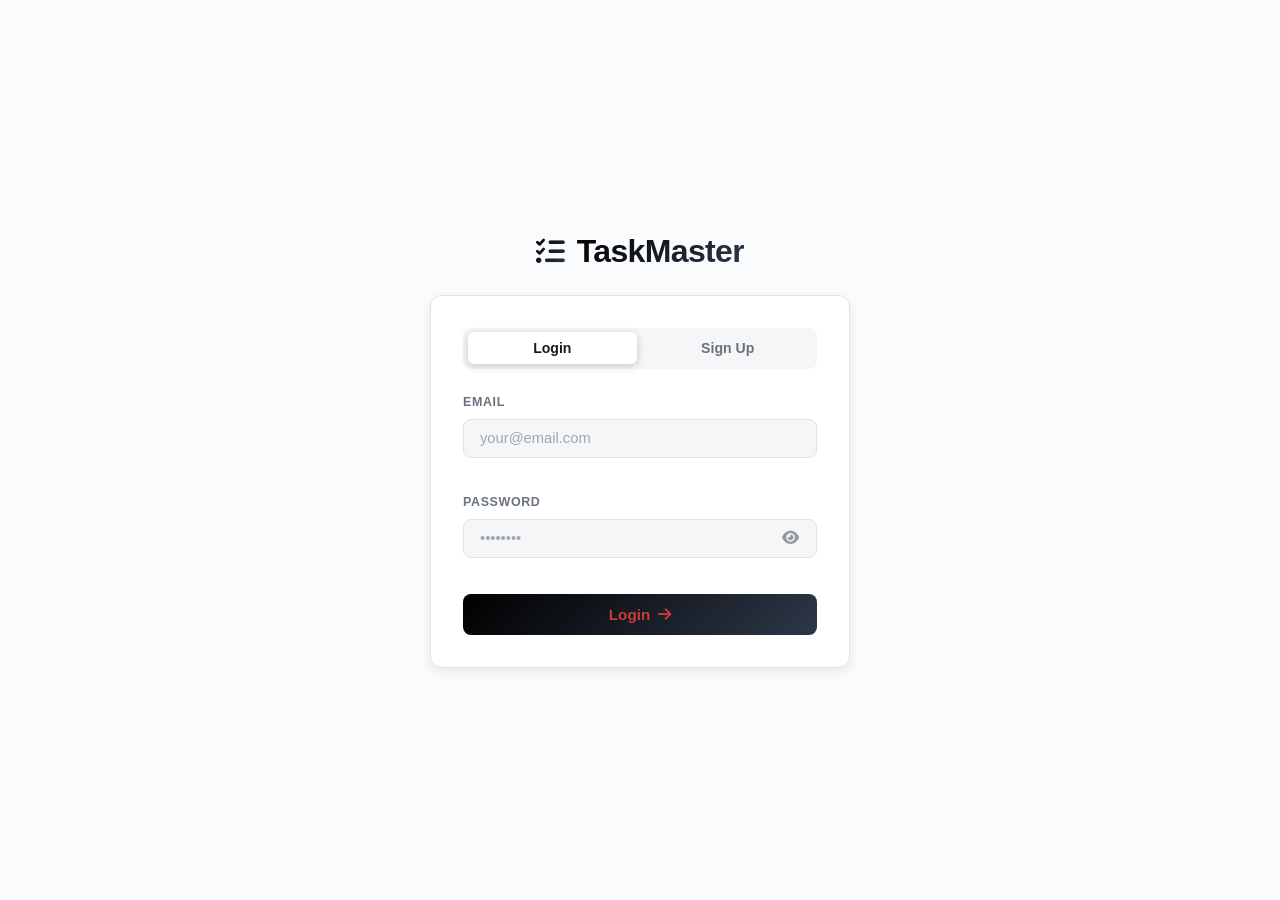
<file: general.html>
<!DOCTYPE html>
<html lang="en" data-theme="light">
<head>
  <meta charset="UTF-8" />
  <meta name="viewport" content="width=device-width, initial-scale=1.0" />
  <title>General Tasks - TaskMaster</title>
  <link rel="stylesheet" href="https://cdnjs.cloudflare.com/ajax/libs/font-awesome/6.4.0/css/all.min.css" />
  <link rel="stylesheet" href="style.css" />
  <style>
    body {
      justify-content: center;
      background: var(--bg);
    }
    
    .app {
      margin-left: 0 !important;
      margin-right: 0 !important;
      max-width: 1200px;
      padding: 2rem 3rem;
    }
    
    .page-header {
      display: flex;
      align-items: center;
      gap: 1rem;
      margin-bottom: 2rem;
    }
    
    .page-title {
      font-size: 1.75rem;
      font-weight: 700;
      color: var(--text);
    }
    
    .tasks-container {
      background: var(--panel);
      border: 1px solid var(--border);
      border-radius: 16px;
      padding: 2.5rem;
      box-shadow: var(--shadow);
    }
    
    .tasks-header {
      font-size: 1.5rem;
      font-weight: 700;
      color: var(--text);
      margin-bottom: 1.5rem;
    }
    
    .task-item {
      display: flex;
      align-items: flex-start;
      justify-content: space-between;
      padding: 1.25rem;
      border: 1px solid var(--border);
      border-radius: 12px;
      margin-bottom: 1rem;
      background: var(--panel);
      transition: all 0.2s ease;
    }
    
    .task-item:hover {
      border-color: var(--border);
      box-shadow: 0 2px 4px rgba(0, 0, 0, 0.05);
    }
    
    .task-left {
      display: flex;
      align-items: flex-start;
      gap: 1rem;
      flex: 1;
    }
    
    .task-checkbox {
      width: 20px;
      height: 20px;
      border: 2px solid var(--border);
      border-radius: 4px;
      cursor: pointer;
      margin-top: 2px;
      flex-shrink: 0;
    }
    
    .task-checkbox:checked {
      background: #000000;
      border-color: #000000;
    }
    
    [data-theme="dark"] .task-checkbox:checked {
      background: var(--accent);
      border-color: var(--accent);
    }
    
    .task-info {
      flex: 1;
    }
    
    .task-title {
      font-size: 1rem;
      font-weight: 600;
      color: var(--text);
      margin-bottom: 0.5rem;
    }
    
    .task-note {
      font-size: 0.875rem;
      color: var(--muted);
      margin-bottom: 0.75rem;
    }
    
    .task-badges {
      display: flex;
      gap: 0.5rem;
      flex-wrap: wrap;
    }
    
    .badge {
      padding: 0.25rem 0.75rem;
      border-radius: 6px;
      font-size: 0.75rem;
      font-weight: 600;
      text-transform: uppercase;
    }
    
    .badge-high {
      background: #fee2e2;
      color: #991b1b;
    }
    
    .badge-medium {
      background: #fef3c7;
      color: #92400e;
    }
    
    .badge-low {
      background: #dcfce7;
      color: #166534;
    }
    
    .badge-category {
      background: #e0e7ff;
      color: #3730a3;
    }
    
    .badge-date {
      background: #dbeafe;
      color: #1e40af;
    }
    
    .task-actions {
      display: flex;
      gap: 0.5rem;
    }
    
    .action-btn {
      width: 32px;
      height: 32px;
      border: 1px solid var(--border);
      background: var(--panel);
      border-radius: 6px;
      cursor: pointer;
      display: flex;
      align-items: center;
      justify-content: center;
      color: var(--muted);
      transition: all 0.2s;
    }
    
    .action-btn:hover {
      background: var(--bg-alt);
      border-color: var(--border);
    }
    
    .action-btn.delete:hover {
      background: #fee2e2;
      color: #dc2626;
    }
    
    .empty-state {
      text-align: center;
      padding: 4rem 2rem;
      color: var(--muted);
    }
    
    @media (max-width: 768px) {
      .app {
        padding: 1.5rem;
      }
      
      .tasks-container {
        padding: 1.5rem;
      }
    }
  </style>
</head>
<body>
  <div class="app">
    <div class="page-header">
      <button onclick="location.href='index.html'" class="btn-primary">
        <i class="fas fa-arrow-left"></i> Back to Dashboard
      </button>
      <h2 class="page-title">General Tasks</h2>
    </div>

    <div class="tasks-container">
      <h3 class="tasks-header"><span id="taskCount">0</span> General Tasks</h3>
      
      <div id="taskList"></div>
      
      <div id="emptyState" class="empty-state" style="display: none;">
        <i class="fas fa-folder" style="font-size: 3rem; opacity: 0.3; margin-bottom: 1rem;"></i>
        <p style="font-size: 1.125rem; font-weight: 600; color: #6b7280;">No general tasks</p>
        <p style="font-size: 0.875rem;">Create general tasks from the dashboard</p>
      </div>
    </div>
  </div>

  <script>
    const currentUser = JSON.parse(localStorage.getItem('tm_user') || 'null');
    if (!currentUser) {
      window.location.href = 'login.html';
    }
    
    var tasks = JSON.parse(localStorage.getItem('taskmaster_tasks') || '[]');
    var generalTasks = tasks.filter(function(t) { return t.category === 'general'; });
    
    document.getElementById('taskCount').textContent = generalTasks.length;
    
    const taskList = document.getElementById('taskList');
    const emptyState = document.getElementById('emptyState');
    
    if (generalTasks.length === 0) {
      emptyState.style.display = 'block';
    } else {
      generalTasks.sort(function(a, b) { return b.createdAt - a.createdAt; });
      
      generalTasks.forEach(function(task) {
        var item = document.createElement('div');
        item.className = 'task-item';
        
        var noteHTML = task.note ? '<div class="task-note">' + task.note + '</div>' : '';
        var dateHTML = task.due ? '<span class="badge badge-date"><i class="fas fa-calendar"></i> ' + task.due + '</span>' : '';
        var priorityClass = 'badge-' + task.priority;
        
        item.innerHTML = 
          '<div class="task-left">' +
            '<input type="checkbox" class="task-checkbox" data-id="' + task.id + '" ' + (task.done ? 'checked' : '') + '>' +
            '<div class="task-info">' +
              '<div class="task-title" style="' + (task.done ? 'text-decoration: line-through; color: #9ca3af;' : '') + '">' + task.title + '</div>' +
              noteHTML +
              '<div class="task-badges">' +
                '<span class="badge ' + priorityClass + '">' + task.priority + ' PRIORITY</span>' +
                '<span class="badge badge-category">GENERAL</span>' +
                dateHTML +
              '</div>' +
            '</div>' +
          '</div>' +
          '<div class="task-actions">' +
            '<button class="action-btn edit" data-id="' + task.id + '"><i class="fas fa-edit"></i></button>' +
            '<button class="action-btn delete" data-id="' + task.id + '"><i class="fas fa-trash-alt"></i></button>' +
          '</div>';
        
        taskList.appendChild(item);
      });
      
      document.querySelectorAll('.task-checkbox').forEach(function(cb) {
        cb.onclick = function() {
          var id = cb.getAttribute('data-id');
          var task = tasks.find(function(t) { return t.id === id; });
          if (task) {
            task.done = !task.done;
            localStorage.setItem('taskmaster_tasks', JSON.stringify(tasks));
            location.reload();
          }
        };
      });
      
      document.querySelectorAll('.action-btn.delete').forEach(function(btn) {
        btn.onclick = function() {
          var id = btn.getAttribute('data-id');
          if (confirm('Delete this task?')) {
            tasks = tasks.filter(function(t) { return t.id !== id; });
            localStorage.setItem('taskmaster_tasks', JSON.stringify(tasks));
            location.reload();
          }
        };
      });
      
      document.querySelectorAll('.action-btn.edit').forEach(function(btn) {
        btn.onclick = function() {
          alert('Edit from dashboard');
        };
      });
    }
  </script>
</body>
</html>
</file>
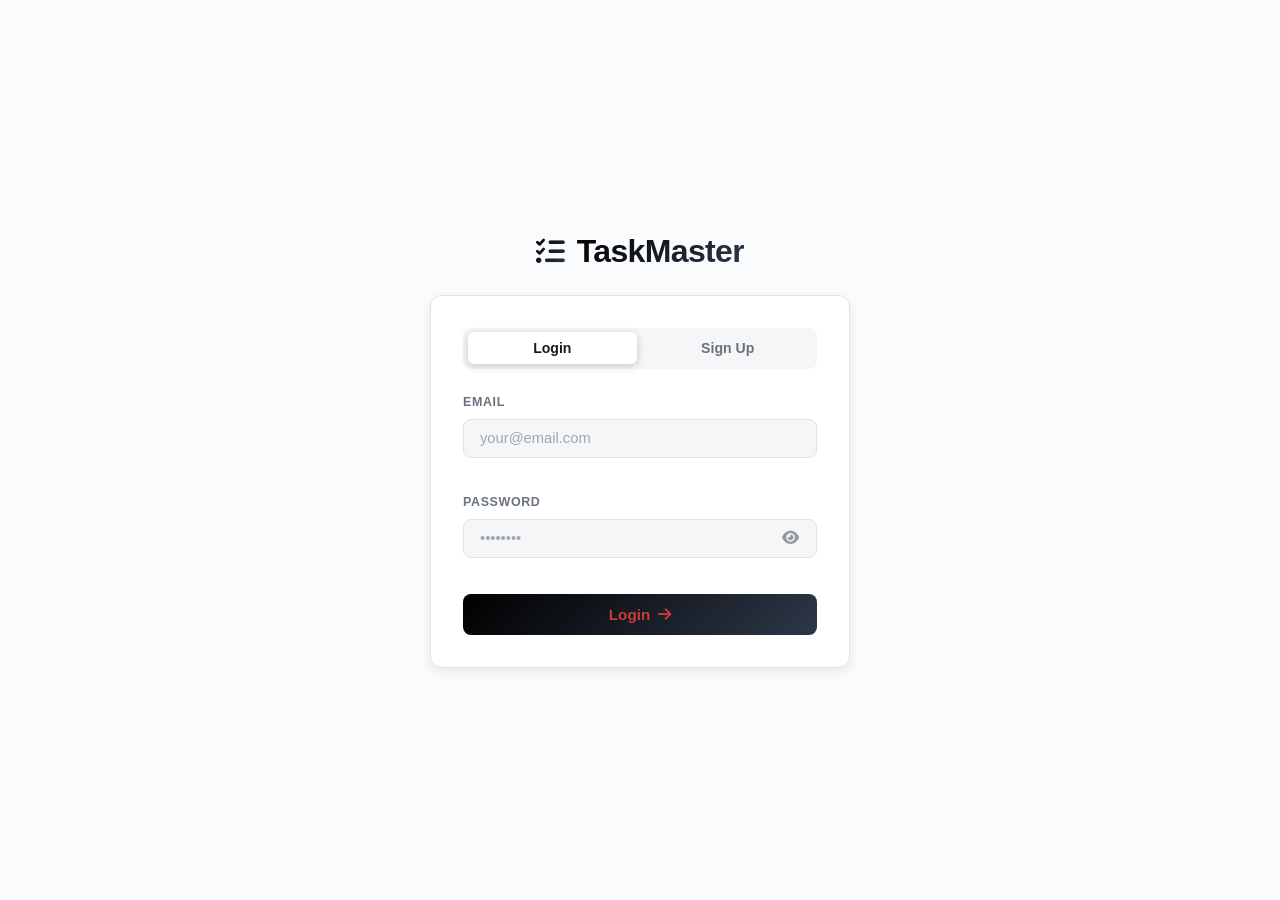
<file: login.html>
<!DOCTYPE html>
<html lang="en" data-theme="dark">
<head>
  <meta charset="UTF-8" />
  <meta name="viewport" content="width=device-width, initial-scale=1.0" />
  <meta name="description" content="TaskMaster — Login or create an account." />
  <title>Login — TaskMaster</title>
  <link rel="stylesheet" href="https://cdnjs.cloudflare.com/ajax/libs/font-awesome/6.4.0/css/all.min.css" />
  <link rel="stylesheet" href="style.css" />
  <link rel="stylesheet" href="auth.css" />
</head>
<body>

  <div class="auth-page">

    <div class="auth-brand">
      <i class="fas fa-tasks brand-icon" aria-hidden="true"></i>
      <h1>TaskMaster</h1>
    </div>

    <div class="auth-card">

      <!-- Tabs -->
      <div class="auth-tabs" role="tablist" aria-label="Login or Sign up">
        <button class="auth-tab active" id="loginTab" role="tab" aria-selected="true" aria-controls="loginPanel">Login</button>
        <button class="auth-tab" id="signupTab" role="tab" aria-selected="false" aria-controls="signupPanel">Sign Up</button>
      </div>

      <!-- Login form -->
      <div id="loginPanel" role="tabpanel" aria-labelledby="loginTab">
        <form id="loginForm" novalidate aria-label="Login form">
          <div class="auth-group">
            <label for="loginEmail">Email</label>
            <input type="email" id="loginEmail" autocomplete="email" placeholder="your@email.com" required aria-required="true" />
            <span class="auth-error" id="loginEmailErr" role="alert" aria-live="polite"></span>
          </div>
          <div class="auth-group">
            <label for="loginPassword">Password</label>
            <div class="pass-wrap">
              <input type="password" id="loginPassword" autocomplete="current-password" placeholder="••••••••" required aria-required="true" />
              <button type="button" class="pass-toggle" aria-label="Show password">
                <i class="fas fa-eye"></i>
              </button>
            </div>
            <span class="auth-error" id="loginPasswordErr" role="alert" aria-live="polite"></span>
          </div>
          <div class="auth-alert" id="loginAlert" hidden role="alert" aria-live="assertive"></div>
          <button type="submit" class="btn-auth">
            <span>Login</span>
            <i class="fas fa-arrow-right"></i>
          </button>
        </form>
      </div>

      <!-- Signup form -->
      <div id="signupPanel" role="tabpanel" aria-labelledby="signupTab" hidden>
        <form id="signupForm" novalidate aria-label="Sign up form">
          <div class="auth-group">
            <label for="signupName">Full Name</label>
            <input type="text" id="signupName" autocomplete="name" placeholder="Your name" required aria-required="true" />
            <span class="auth-error" id="signupNameErr" role="alert" aria-live="polite"></span>
          </div>
          <div class="auth-group">
            <label for="signupEmail">Email</label>
            <input type="email" id="signupEmail" autocomplete="email" placeholder="your@email.com" required aria-required="true" />
            <span class="auth-error" id="signupEmailErr" role="alert" aria-live="polite"></span>
          </div>
          <div class="auth-group">
            <label for="signupPassword">Password</label>
            <div class="pass-wrap">
              <input type="password" id="signupPassword" autocomplete="new-password" placeholder="Min 6 characters" required aria-required="true" />
              <button type="button" class="pass-toggle" aria-label="Show password">
                <i class="fas fa-eye"></i>
              </button>
            </div>
            <span class="auth-error" id="signupPasswordErr" role="alert" aria-live="polite"></span>
          </div>
          <div class="auth-group">
            <label for="signupConfirm">Confirm Password</label>
            <div class="pass-wrap">
              <input type="password" id="signupConfirm" autocomplete="new-password" placeholder="Repeat password" required aria-required="true" />
              <button type="button" class="pass-toggle" aria-label="Show password">
                <i class="fas fa-eye"></i>
              </button>
            </div>
            <span class="auth-error" id="signupConfirmErr" role="alert" aria-live="polite"></span>
          </div>
          <div class="auth-alert" id="signupAlert" hidden role="alert" aria-live="assertive"></div>
          <button type="submit" class="btn-auth">
            <span>Create Account</span>
            <i class="fas fa-arrow-right"></i>
          </button>
        </form>
      </div>

    </div>

  </div>

  <script src="auth.js"></script>
</body>
</html>
</file>
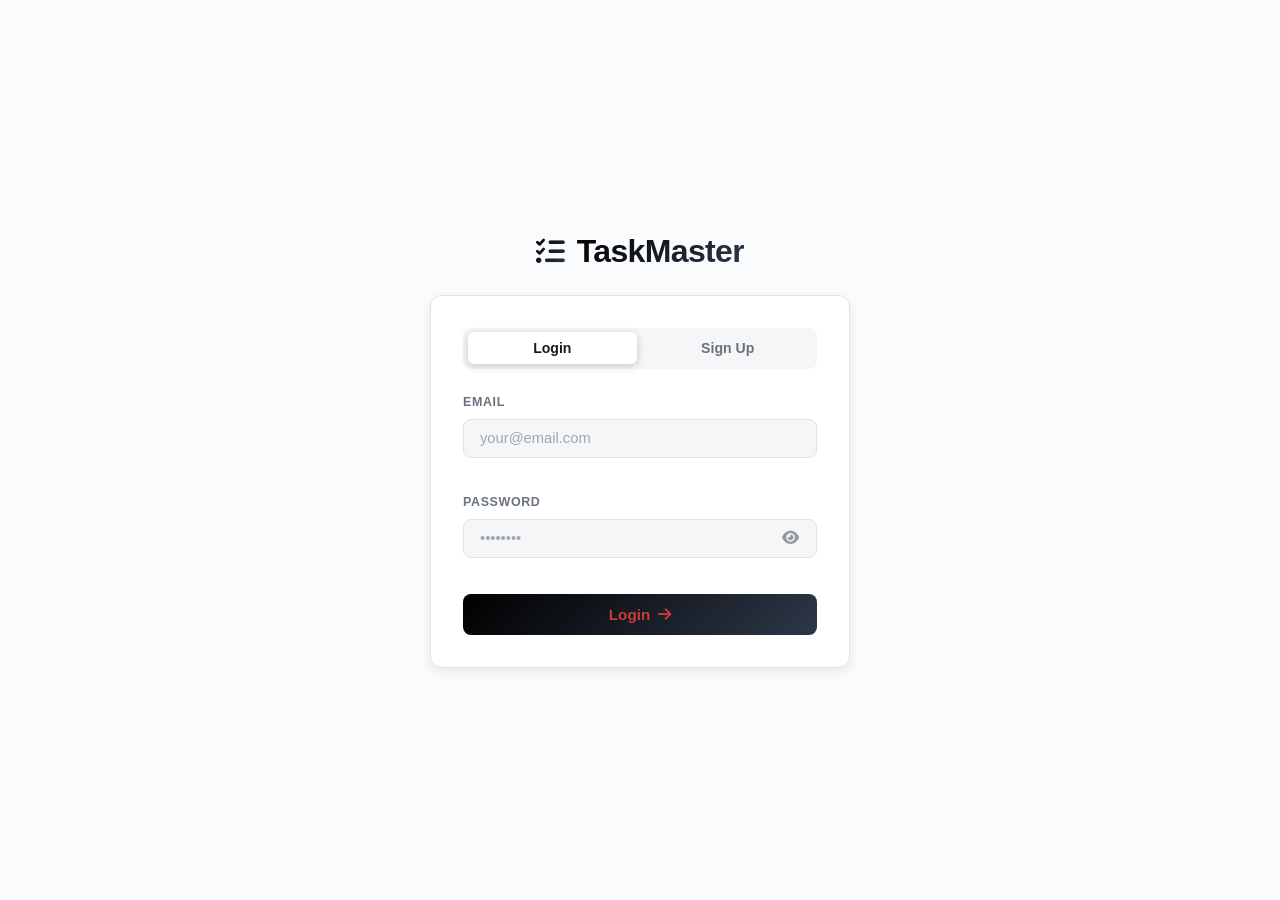
<file: personal.html>
<!DOCTYPE html>
<html lang="en" data-theme="light">
<head>
  <meta charset="UTF-8" />
  <meta name="viewport" content="width=device-width, initial-scale=1.0" />
  <title>Personal Tasks - TaskMaster</title>
  <link rel="stylesheet" href="https://cdnjs.cloudflare.com/ajax/libs/font-awesome/6.4.0/css/all.min.css" />
  <link rel="stylesheet" href="style.css" />
  <style>
    body {
      justify-content: center;
      background: var(--bg);
    }
    
    .app {
      margin-left: 0 !important;
      margin-right: 0 !important;
      max-width: 1200px;
      padding: 2rem 3rem;
    }
    
    .page-header {
      display: flex;
      align-items: center;
      gap: 1rem;
      margin-bottom: 2rem;
    }
    
    .page-title {
      font-size: 1.75rem;
      font-weight: 700;
      color: var(--text);
    }
    
    .tasks-container {
      background: var(--panel);
      border: 1px solid var(--border);
      border-radius: 16px;
      padding: 2.5rem;
      box-shadow: var(--shadow);
    }
    
    .tasks-header {
      font-size: 1.5rem;
      font-weight: 700;
      color: var(--text);
      margin-bottom: 1.5rem;
    }
    
    .task-item {
      display: flex;
      align-items: flex-start;
      justify-content: space-between;
      padding: 1.25rem;
      border: 1px solid var(--border);
      border-radius: 12px;
      margin-bottom: 1rem;
      background: var(--panel);
      transition: all 0.2s ease;
    }
    
    .task-item:hover {
      border-color: var(--border);
      box-shadow: 0 2px 4px rgba(0, 0, 0, 0.05);
    }
    
    .task-left {
      display: flex;
      align-items: flex-start;
      gap: 1rem;
      flex: 1;
    }
    
    .task-checkbox {
      width: 20px;
      height: 20px;
      border: 2px solid var(--border);
      border-radius: 4px;
      cursor: pointer;
      margin-top: 2px;
      flex-shrink: 0;
    }
    
    .task-checkbox:checked {
      background: #000000;
      border-color: #000000;
    }
    
    [data-theme="dark"] .task-checkbox:checked {
      background: var(--accent);
      border-color: var(--accent);
    }
    
    .task-info {
      flex: 1;
    }
    
    .task-title {
      font-size: 1rem;
      font-weight: 600;
      color: var(--text);
      margin-bottom: 0.5rem;
    }
    
    .task-note {
      font-size: 0.875rem;
      color: var(--muted);
      margin-bottom: 0.75rem;
    }
    
    .task-badges {
      display: flex;
      gap: 0.5rem;
      flex-wrap: wrap;
    }
    
    .badge {
      padding: 0.25rem 0.75rem;
      border-radius: 6px;
      font-size: 0.75rem;
      font-weight: 600;
      text-transform: uppercase;
    }
    
    .badge-high {
      background: #fee2e2;
      color: #991b1b;
    }
    
    .badge-medium {
      background: #fef3c7;
      color: #92400e;
    }
    
    .badge-low {
      background: #dcfce7;
      color: #166534;
    }
    
    .badge-category {
      background: #e0e7ff;
      color: #3730a3;
    }
    
    .badge-date {
      background: #dbeafe;
      color: #1e40af;
    }
    
    .task-actions {
      display: flex;
      gap: 0.5rem;
    }
    
    .action-btn {
      width: 32px;
      height: 32px;
      border: 1px solid #e5e7eb;
      background: #ffffff;
      border-radius: 6px;
      cursor: pointer;
      display: flex;
      align-items: center;
      justify-content: center;
      color: #6b7280;
      transition: all 0.2s;
    }
    
    .action-btn:hover {
      background: #f9fafb;
      border-color: #d1d5db;
    }
    
    .action-btn.delete:hover {
      background: #fee2e2;
      color: #dc2626;
    }
    
    .empty-state {
      text-align: center;
      padding: 4rem 2rem;
      color: var(--muted);
    }
    
    @media (max-width: 768px) {
      .app {
        padding: 1.5rem;
      }
      
      .tasks-container {
        padding: 1.5rem;
      }
    }
  </style>
</head>
<body>
  <div class="app">
    <div class="page-header">
      <button onclick="location.href='index.html'" class="btn-primary">
        <i class="fas fa-arrow-left"></i> Back to Dashboard
      </button>
      <h2 class="page-title">Personal Tasks</h2>
    </div>

    <div class="tasks-container">
      <h3 class="tasks-header"><span id="taskCount">0</span> Personal Tasks</h3>
      
      <div id="taskList"></div>
      
      <div id="emptyState" class="empty-state" style="display: none;">
        <i class="fas fa-user" style="font-size: 3rem; opacity: 0.3; margin-bottom: 1rem;"></i>
        <p style="font-size: 1.125rem; font-weight: 600; color: #6b7280;">No personal tasks</p>
        <p style="font-size: 0.875rem;">Create personal tasks from the dashboard</p>
      </div>
    </div>
  </div>

  <script>
    const currentUser = JSON.parse(localStorage.getItem('tm_user') || 'null');
    if (!currentUser) {
      window.location.href = 'login.html';
    }
    
    var tasks = JSON.parse(localStorage.getItem('taskmaster_tasks') || '[]');
    var personalTasks = tasks.filter(function(t) { return t.category === 'personal'; });
    
    document.getElementById('taskCount').textContent = personalTasks.length;
    
    const taskList = document.getElementById('taskList');
    const emptyState = document.getElementById('emptyState');
    
    if (personalTasks.length === 0) {
      emptyState.style.display = 'block';
    } else {
      personalTasks.sort(function(a, b) { return b.createdAt - a.createdAt; });
      
      personalTasks.forEach(function(task) {
        var item = document.createElement('div');
        item.className = 'task-item';
        
        var noteHTML = task.note ? '<div class="task-note">' + task.note + '</div>' : '';
        var dateHTML = task.due ? '<span class="badge badge-date"><i class="fas fa-calendar"></i> ' + task.due + '</span>' : '';
        var priorityClass = 'badge-' + task.priority;
        
        item.innerHTML = 
          '<div class="task-left">' +
            '<input type="checkbox" class="task-checkbox" data-id="' + task.id + '" ' + (task.done ? 'checked' : '') + '>' +
            '<div class="task-info">' +
              '<div class="task-title" style="' + (task.done ? 'text-decoration: line-through; color: #9ca3af;' : '') + '">' + task.title + '</div>' +
              noteHTML +
              '<div class="task-badges">' +
                '<span class="badge ' + priorityClass + '">' + task.priority + ' PRIORITY</span>' +
                '<span class="badge badge-category">PERSONAL</span>' +
                dateHTML +
              '</div>' +
            '</div>' +
          '</div>' +
          '<div class="task-actions">' +
            '<button class="action-btn edit" data-id="' + task.id + '"><i class="fas fa-edit"></i></button>' +
            '<button class="action-btn delete" data-id="' + task.id + '"><i class="fas fa-trash-alt"></i></button>' +
          '</div>';
        
        taskList.appendChild(item);
      });
      
      document.querySelectorAll('.task-checkbox').forEach(function(cb) {
        cb.onclick = function() {
          var id = cb.getAttribute('data-id');
          var task = tasks.find(function(t) { return t.id === id; });
          if (task) {
            task.done = !task.done;
            localStorage.setItem('taskmaster_tasks', JSON.stringify(tasks));
            location.reload();
          }
        };
      });
      
      document.querySelectorAll('.action-btn.delete').forEach(function(btn) {
        btn.onclick = function() {
          var id = btn.getAttribute('data-id');
          if (confirm('Delete this task?')) {
            tasks = tasks.filter(function(t) { return t.id !== id; });
            localStorage.setItem('taskmaster_tasks', JSON.stringify(tasks));
            location.reload();
          }
        };
      });
      
      document.querySelectorAll('.action-btn.edit').forEach(function(btn) {
        btn.onclick = function() {
          alert('Edit from dashboard');
        };
      });
    }
  </script>
</body>
</html>
</file>
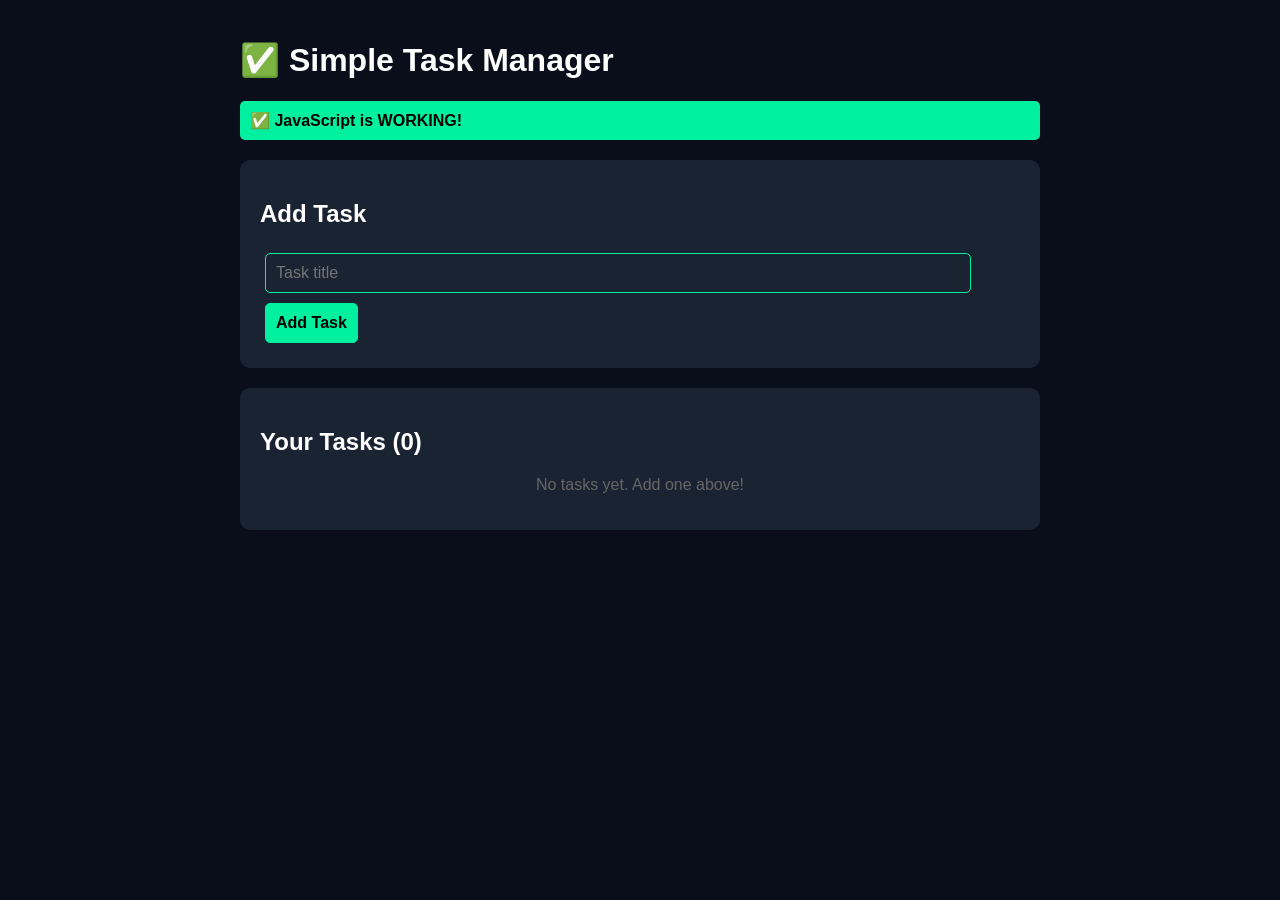
<file: simple.html>
<!DOCTYPE html>
<html>
<head>
  <title>Simple Task Manager</title>
  <style>
    body {
      background: #0a0e1a;
      color: #fff;
      font-family: Arial, sans-serif;
      padding: 20px;
      max-width: 800px;
      margin: 0 auto;
    }
    input, textarea, select, button {
      padding: 10px;
      margin: 5px;
      font-size: 16px;
      border-radius: 5px;
      border: 1px solid #00f0a0;
      background: #1a2332;
      color: #fff;
    }
    button {
      background: #00f0a0;
      color: #000;
      cursor: pointer;
      font-weight: bold;
    }
    button:hover {
      opacity: 0.8;
    }
    .task {
      background: #1a2332;
      padding: 15px;
      margin: 10px 0;
      border-radius: 8px;
      border-left: 4px solid #00f0a0;
    }
    .task button {
      margin: 0 5px;
      padding: 5px 10px;
      font-size: 14px;
    }
    .done {
      opacity: 0.5;
      text-decoration: line-through;
    }
    #status {
      background: #00f0a0;
      color: #000;
      padding: 10px;
      border-radius: 5px;
      margin: 10px 0;
      font-weight: bold;
    }
  </style>
</head>
<body>
  <h1>✅ Simple Task Manager</h1>
  
  <div id="status">JavaScript is loading...</div>
  
  <div style="background: #1a2332; padding: 20px; border-radius: 10px; margin: 20px 0;">
    <h2>Add Task</h2>
    <input type="text" id="title" placeholder="Task title" style="width: 90%;">
    <br>
    <button onclick="addTask()">Add Task</button>
  </div>
  
  <div style="background: #1a2332; padding: 20px; border-radius: 10px;">
    <h2>Your Tasks (<span id="count">0</span>)</h2>
    <div id="tasks"></div>
  </div>

  <script>
    // This script is INLINE so it WILL work
    console.log('SCRIPT STARTED!');
    
    // Update status
    document.getElementById('status').textContent = '✅ JavaScript is WORKING!';
    document.getElementById('status').style.background = '#00f0a0';
    
    // Test if we can interact
    setTimeout(function() {
      console.log('Timer works!');
    }, 1000);
    
    // Global tasks array
    var allTasks = [];
    
    // Load from localStorage
    function loadTasks() {
      try {
        var saved = localStorage.getItem('simple_tasks');
        if (saved) {
          allTasks = JSON.parse(saved);
          console.log('Loaded', allTasks.length, 'tasks');
        }
      } catch (e) {
        console.error('Load error:', e);
      }
      renderTasks();
    }
    
    // Save to localStorage
    function saveTasks() {
      try {
        localStorage.setItem('simple_tasks', JSON.stringify(allTasks));
        console.log('Saved', allTasks.length, 'tasks');
      } catch (e) {
        console.error('Save error:', e);
      }
    }
    
    // Add new task
    function addTask() {
      console.log('addTask called!');
      
      var titleInput = document.getElementById('title');
      var title = titleInput.value.trim();
      
      if (!title) {
        alert('Please enter a task title');
        return;
      }
      
      var task = {
        id: Date.now(),
        title: title,
        done: false
      };
      
      allTasks.push(task);
      saveTasks();
      renderTasks();
      
      titleInput.value = '';
      console.log('Task added:', task);
    }
    
    // Toggle task done
    function toggleTask(id) {
      console.log('toggleTask called:', id);
      
      for (var i = 0; i < allTasks.length; i++) {
        if (allTasks[i].id === id) {
          allTasks[i].done = !allTasks[i].done;
          break;
        }
      }
      
      saveTasks();
      renderTasks();
    }
    
    // Delete task
    function deleteTask(id) {
      console.log('deleteTask called:', id);
      
      if (!confirm('Delete this task?')) {
        return;
      }
      
      allTasks = allTasks.filter(function(task) {
        return task.id !== id;
      });
      
      saveTasks();
      renderTasks();
    }
    
    // Render all tasks
    function renderTasks() {
      console.log('Rendering', allTasks.length, 'tasks');
      
      var container = document.getElementById('tasks');
      var countEl = document.getElementById('count');
      
      countEl.textContent = allTasks.length;
      
      if (allTasks.length === 0) {
        container.innerHTML = '<p style="text-align: center; color: #666;">No tasks yet. Add one above!</p>';
        return;
      }
      
      var html = '';
      
      for (var i = 0; i < allTasks.length; i++) {
        var task = allTasks[i];
        var doneClass = task.done ? ' done' : '';
        
        html += '<div class="task' + doneClass + '">';
        html += '<strong>' + task.title + '</strong><br>';
        html += '<button onclick="toggleTask(' + task.id + ')">' + (task.done ? 'Undo' : 'Done') + '</button>';
        html += '<button onclick="deleteTask(' + task.id + ')">Delete</button>';
        html += '</div>';
      }
      
      container.innerHTML = html;
      console.log('Rendered!');
    }
    
    // Press Enter to add
    document.getElementById('title').onkeypress = function(e) {
      if (e.key === 'Enter') {
        addTask();
      }
    };
    
    // Initialize
    console.log('Initializing...');
    loadTasks();
    console.log('Ready!');
  </script>
</body>
</html>
</file>
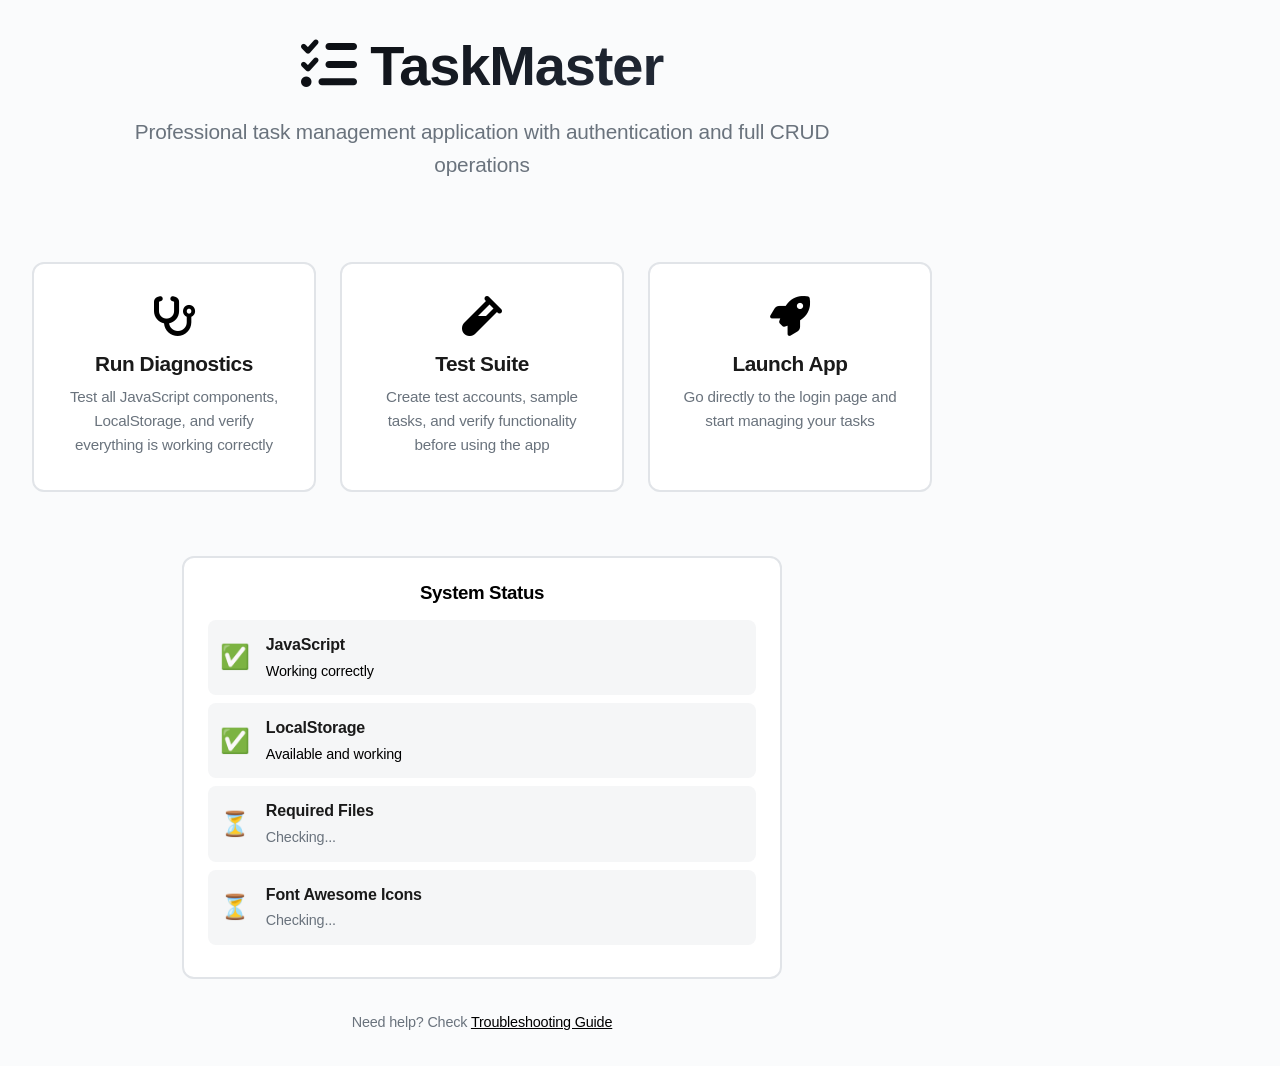
<file: start.html>
<!DOCTYPE html>
<html lang="en" data-theme="dark">
<head>
  <meta charset="UTF-8">
  <meta name="viewport" content="width=device-width, initial-scale=1.0">
  <title>TaskMaster - Start Here</title>
  <link rel="stylesheet" href="https://cdnjs.cloudflare.com/ajax/libs/font-awesome/6.4.0/css/all.min.css" />
  <link rel="stylesheet" href="style.css" />
  <link rel="stylesheet" href="auth.css" />
  <style>
    .landing {
      display: flex;
      flex-direction: column;
      align-items: center;
      justify-content: center;
      min-height: 100vh;
      padding: 2rem;
      text-align: center;
    }
    
    .landing-hero {
      max-width: 700px;
      margin-bottom: 3rem;
    }
    
    .landing-hero h1 {
      font-size: 3.5rem;
      background: linear-gradient(135deg, var(--accent), var(--accent2));
      -webkit-background-clip: text;
      -webkit-text-fill-color: transparent;
      margin-bottom: 1rem;
    }
    
    .landing-hero p {
      font-size: 1.3rem;
      color: var(--muted);
      margin-bottom: 2rem;
    }
    
    .landing-cards {
      display: grid;
      grid-template-columns: repeat(auto-fit, minmax(280px, 1fr));
      gap: 1.5rem;
      max-width: 900px;
      width: 100%;
      margin-bottom: 2rem;
    }
    
    .landing-card {
      background: var(--panel);
      border: 2px solid var(--border);
      border-radius: var(--radius);
      padding: 2rem;
      text-decoration: none;
      color: var(--text);
      transition: transform 0.2s, border-color 0.2s;
      cursor: pointer;
    }
    
    .landing-card:hover {
      transform: translateY(-4px);
      border-color: var(--accent);
    }
    
    .landing-card i {
      font-size: 2.5rem;
      color: var(--accent);
      margin-bottom: 1rem;
      display: block;
    }
    
    .landing-card h3 {
      font-size: 1.3rem;
      margin-bottom: 0.5rem;
      color: var(--text);
    }
    
    .landing-card p {
      color: var(--muted);
      font-size: 0.95rem;
      line-height: 1.6;
    }
    
    .landing-status {
      background: var(--panel);
      border: 2px solid var(--border);
      border-radius: var(--radius);
      padding: 1.5rem;
      max-width: 600px;
      width: 100%;
      margin-top: 2rem;
    }
    
    .status-item {
      display: flex;
      align-items: center;
      gap: 1rem;
      padding: 0.75rem;
      background: var(--bg-alt);
      border-radius: var(--radius-sm);
      margin: 0.5rem 0;
    }
    
    .status-icon {
      font-size: 1.5rem;
    }
    
    .status-icon.loading { color: var(--warn); }
    .status-icon.success { color: var(--accent); }
    .status-icon.error { color: var(--danger); }
    
    @media (max-width: 768px) {
      .landing-hero h1 {
        font-size: 2.5rem;
      }
      .landing-hero p {
        font-size: 1.1rem;
      }
      .landing-cards {
        grid-template-columns: 1fr;
      }
    }
  </style>
</head>
<body>
  <div class="landing">
    <div class="landing-hero">
      <h1><i class="fas fa-tasks"></i> TaskMaster</h1>
      <p>Professional task management application with authentication and full CRUD operations</p>
    </div>
    
    <div class="landing-cards">
      <a href="diagnostic.html" class="landing-card">
        <i class="fas fa-stethoscope"></i>
        <h3>Run Diagnostics</h3>
        <p>Test all JavaScript components, LocalStorage, and verify everything is working correctly</p>
      </a>
      
      <a href="test.html" class="landing-card">
        <i class="fas fa-vial"></i>
        <h3>Test Suite</h3>
        <p>Create test accounts, sample tasks, and verify functionality before using the app</p>
      </a>
      
      <a href="login.html" class="landing-card">
        <i class="fas fa-rocket"></i>
        <h3>Launch App</h3>
        <p>Go directly to the login page and start managing your tasks</p>
      </a>
    </div>
    
    <div class="landing-status">
      <h3 style="margin-bottom: 1rem; color: var(--accent);">System Status</h3>
      
      <div class="status-item">
        <span class="status-icon loading" id="jsStatus">⏳</span>
        <div style="flex: 1; text-align: left;">
          <strong>JavaScript</strong><br>
          <span id="jsText" style="color: var(--muted); font-size: 0.9rem;">Checking...</span>
        </div>
      </div>
      
      <div class="status-item">
        <span class="status-icon loading" id="storageStatus">⏳</span>
        <div style="flex: 1; text-align: left;">
          <strong>LocalStorage</strong><br>
          <span id="storageText" style="color: var(--muted); font-size: 0.9rem;">Checking...</span>
        </div>
      </div>
      
      <div class="status-item">
        <span class="status-icon loading" id="filesStatus">⏳</span>
        <div style="flex: 1; text-align: left;">
          <strong>Required Files</strong><br>
          <span id="filesText" style="color: var(--muted); font-size: 0.9rem;">Checking...</span>
        </div>
      </div>
      
      <div class="status-item">
        <span class="status-icon loading" id="iconStatus">⏳</span>
        <div style="flex: 1; text-align: left;">
          <strong>Font Awesome Icons</strong><br>
          <span id="iconText" style="color: var(--muted); font-size: 0.9rem;">Checking...</span>
        </div>
      </div>
    </div>
    
    <div style="margin-top: 2rem; color: var(--muted); font-size: 0.9rem;">
      <p>Need help? Check <a href="TROUBLESHOOTING.md" style="color: var(--accent);">Troubleshooting Guide</a></p>
    </div>
  </div>
  
  <script>
    console.log('%c[Landing] Page loaded', 'color: #00f0a0; font-weight: bold;');
    
    // Test 1: JavaScript
    setTimeout(() => {
      document.getElementById('jsStatus').innerHTML = '✅';
      document.getElementById('jsStatus').className = 'status-icon success';
      document.getElementById('jsText').innerHTML = 'Working correctly';
      document.getElementById('jsText').style.color = 'var(--accent)';
    }, 500);
    
    // Test 2: LocalStorage
    setTimeout(() => {
      try {
        localStorage.setItem('test', 'ok');
        localStorage.removeItem('test');
        document.getElementById('storageStatus').innerHTML = '✅';
        document.getElementById('storageStatus').className = 'status-icon success';
        document.getElementById('storageText').innerHTML = 'Available and working';
        document.getElementById('storageText').style.color = 'var(--accent)';
      } catch (e) {
        document.getElementById('storageStatus').innerHTML = '❌';
        document.getElementById('storageStatus').className = 'status-icon error';
        document.getElementById('storageText').innerHTML = 'Error: ' + e.message;
        document.getElementById('storageText').style.color = 'var(--danger)';
      }
    }, 1000);
    
    // Test 3: Files
    setTimeout(() => {
      Promise.all([
        fetch('auth.js').then(r => r.ok),
        fetch('app.js').then(r => r.ok),
        fetch('login.html').then(r => r.ok)
      ]).then(results => {
        if (results.every(r => r)) {
          document.getElementById('filesStatus').innerHTML = '✅';
          document.getElementById('filesStatus').className = 'status-icon success';
          document.getElementById('filesText').innerHTML = 'All required files present';
          document.getElementById('filesText').style.color = 'var(--accent)';
        } else {
          throw new Error('Some files missing');
        }
      }).catch(e => {
        document.getElementById('filesStatus').innerHTML = '❌';
        document.getElementById('filesStatus').className = 'status-icon error';
        document.getElementById('filesText').innerHTML = 'Some files not found';
        document.getElementById('filesText').style.color = 'var(--danger)';
      });
    }, 1500);
    
    // Test 4: Icons
    setTimeout(() => {
      const icons = document.querySelectorAll('.fas');
      if (icons.length > 3) {
        document.getElementById('iconStatus').innerHTML = '✅';
        document.getElementById('iconStatus').className = 'status-icon success';
        document.getElementById('iconText').innerHTML = icons.length + ' icons loaded from CDN';
        document.getElementById('iconText').style.color = 'var(--accent)';
      } else {
        document.getElementById('iconStatus').innerHTML = '⚠️';
        document.getElementById('iconStatus').className = 'status-icon loading';
        document.getElementById('iconText').innerHTML = 'Icons may not be loading';
        document.getElementById('iconText').style.color = 'var(--warn)';
      }
    }, 2000);
  </script>
</body>
</html>
</file>
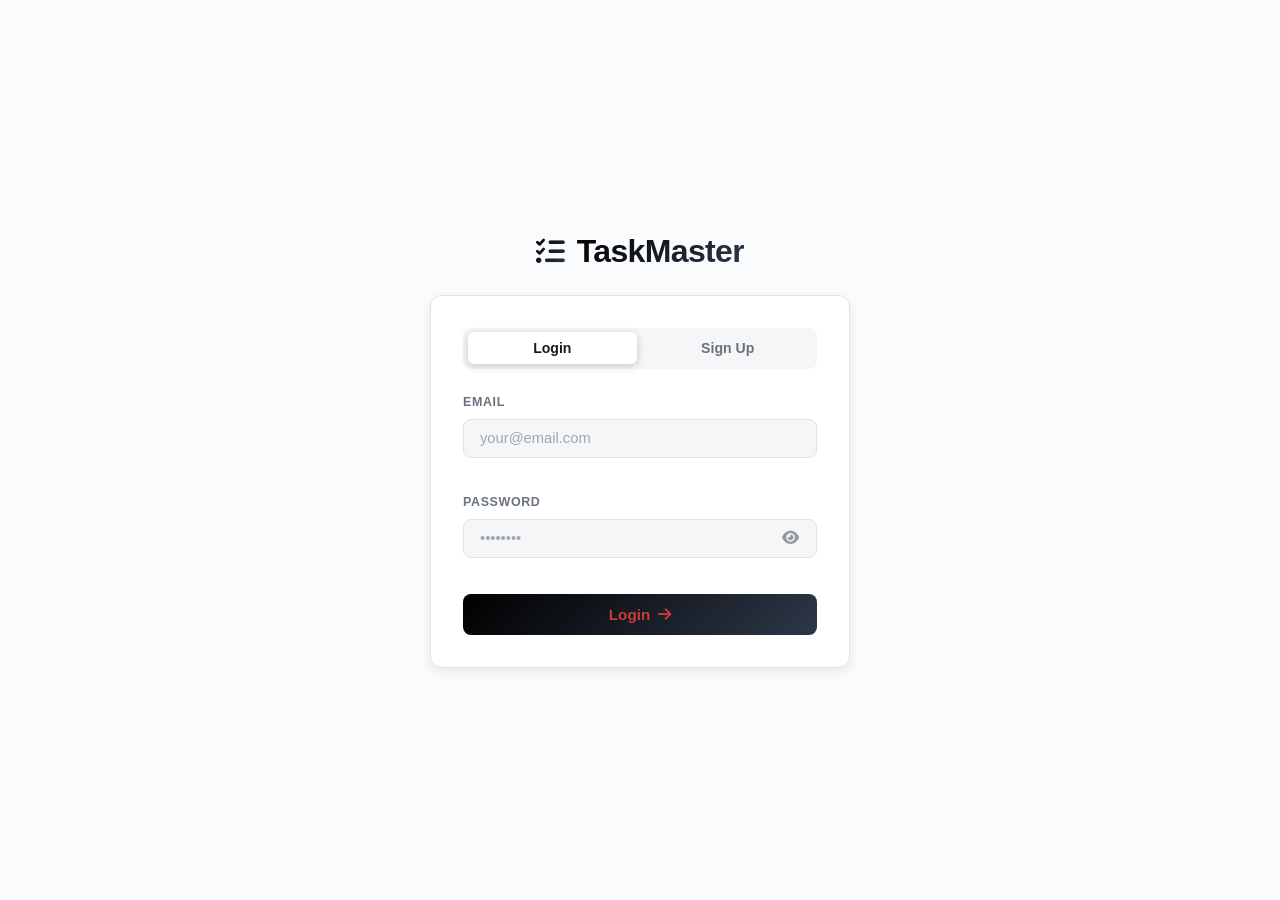
<file: study.html>
<!DOCTYPE html>
<html lang="en" data-theme="light">
<head>
  <meta charset="UTF-8" />
  <meta name="viewport" content="width=device-width, initial-scale=1.0" />
  <title>Study Tasks - TaskMaster</title>
  <link rel="stylesheet" href="https://cdnjs.cloudflare.com/ajax/libs/font-awesome/6.4.0/css/all.min.css" />
  <link rel="stylesheet" href="style.css" />
  <style>
    body {
      justify-content: center;
      background: var(--bg);
    }
    
    .app {
      margin-left: 0 !important;
      margin-right: 0 !important;
      max-width: 1200px;
      padding: 2rem 3rem;
    }
    
    .page-header {
      display: flex;
      align-items: center;
      gap: 1rem;
      margin-bottom: 2rem;
    }
    
    .page-title {
      font-size: 1.75rem;
      font-weight: 700;
      color: var(--text);
    }
    
    .tasks-container {
      background: var(--panel);
      border: 1px solid var(--border);
      border-radius: 16px;
      padding: 2.5rem;
      box-shadow: var(--shadow);
    }
    
    .tasks-header {
      font-size: 1.5rem;
      font-weight: 700;
      color: var(--text);
      margin-bottom: 1.5rem;
    }
    
    .task-item {
      display: flex;
      align-items: flex-start;
      justify-content: space-between;
      padding: 1.25rem;
      border: 1px solid var(--border);
      border-radius: 12px;
      margin-bottom: 1rem;
      background: var(--panel);
      transition: all 0.2s ease;
    }
    
    .task-item:hover {
      border-color: var(--border);
      box-shadow: 0 2px 4px rgba(0, 0, 0, 0.05);
    }
    
    .task-left {
      display: flex;
      align-items: flex-start;
      gap: 1rem;
      flex: 1;
    }
    
    .task-checkbox {
      width: 20px;
      height: 20px;
      border: 2px solid var(--border);
      border-radius: 4px;
      cursor: pointer;
      margin-top: 2px;
      flex-shrink: 0;
    }
    
    .task-checkbox:checked {
      background: #000000;
      border-color: #000000;
    }
    
    [data-theme="dark"] .task-checkbox:checked {
      background: var(--accent);
      border-color: var(--accent);
    }
    
    .task-info {
      flex: 1;
    }
    
    .task-title {
      font-size: 1rem;
      font-weight: 600;
      color: var(--text);
      margin-bottom: 0.5rem;
    }
    
    .task-note {
      font-size: 0.875rem;
      color: var(--muted);
      margin-bottom: 0.75rem;
    }
    
    .task-badges {
      display: flex;
      gap: 0.5rem;
      flex-wrap: wrap;
    }
    
    .badge {
      padding: 0.25rem 0.75rem;
      border-radius: 6px;
      font-size: 0.75rem;
      font-weight: 600;
      text-transform: uppercase;
    }
    
    .badge-high {
      background: #fee2e2;
      color: #991b1b;
    }
    
    .badge-medium {
      background: #fef3c7;
      color: #92400e;
    }
    
    .badge-low {
      background: #dcfce7;
      color: #166534;
    }
    
    .badge-category {
      background: #e0e7ff;
      color: #3730a3;
    }
    
    .badge-date {
      background: #dbeafe;
      color: #1e40af;
    }
    
    .task-actions {
      display: flex;
      gap: 0.5rem;
    }
    
    .action-btn {
      width: 32px;
      height: 32px;
      border: 1px solid var(--border);
      background: var(--panel);
      border-radius: 6px;
      cursor: pointer;
      display: flex;
      align-items: center;
      justify-content: center;
      color: var(--muted);
      transition: all 0.2s;
    }
    
    .action-btn:hover {
      background: var(--bg-alt);
      border-color: var(--border);
    }
    
    .action-btn.delete:hover {
      background: #fee2e2;
      color: #dc2626;
    }
    
    .empty-state {
      text-align: center;
      padding: 4rem 2rem;
      color: var(--muted);
    }
    
    @media (max-width: 768px) {
      .app {
        padding: 1.5rem;
      }
      
      .tasks-container {
        padding: 1.5rem;
      }
    }
  </style>
</head>
<body>
  <div class="app">
    <div class="page-header">
      <button onclick="location.href='index.html'" class="btn-primary">
        <i class="fas fa-arrow-left"></i> Back to Dashboard
      </button>
      <h2 class="page-title">Study Tasks</h2>
    </div>

    <div class="tasks-container">
      <h3 class="tasks-header"><span id="taskCount">0</span> Study Tasks</h3>
      
      <div id="taskList"></div>
      
      <div id="emptyState" class="empty-state" style="display: none;">
        <i class="fas fa-graduation-cap" style="font-size: 3rem; opacity: 0.3; margin-bottom: 1rem;"></i>
        <p style="font-size: 1.125rem; font-weight: 600; color: #6b7280;">No study tasks</p>
        <p style="font-size: 0.875rem;">Create study tasks from the dashboard</p>
      </div>
    </div>
  </div>

  <script>
    const currentUser = JSON.parse(localStorage.getItem('tm_user') || 'null');
    if (!currentUser) {
      window.location.href = 'login.html';
    }
    
    var tasks = JSON.parse(localStorage.getItem('taskmaster_tasks') || '[]');
    var studyTasks = tasks.filter(function(t) { return t.category === 'study'; });
    
    document.getElementById('taskCount').textContent = studyTasks.length;
    
    const taskList = document.getElementById('taskList');
    const emptyState = document.getElementById('emptyState');
    
    if (studyTasks.length === 0) {
      emptyState.style.display = 'block';
    } else {
      studyTasks.sort(function(a, b) { return b.createdAt - a.createdAt; });
      
      studyTasks.forEach(function(task) {
        var item = document.createElement('div');
        item.className = 'task-item';
        
        var noteHTML = task.note ? '<div class="task-note">' + task.note + '</div>' : '';
        var dateHTML = task.due ? '<span class="badge badge-date"><i class="fas fa-calendar"></i> ' + task.due + '</span>' : '';
        var priorityClass = 'badge-' + task.priority;
        
        item.innerHTML = 
          '<div class="task-left">' +
            '<input type="checkbox" class="task-checkbox" data-id="' + task.id + '" ' + (task.done ? 'checked' : '') + '>' +
            '<div class="task-info">' +
              '<div class="task-title" style="' + (task.done ? 'text-decoration: line-through; color: #9ca3af;' : '') + '">' + task.title + '</div>' +
              noteHTML +
              '<div class="task-badges">' +
                '<span class="badge ' + priorityClass + '">' + task.priority + ' PRIORITY</span>' +
                '<span class="badge badge-category">STUDY</span>' +
                dateHTML +
              '</div>' +
            '</div>' +
          '</div>' +
          '<div class="task-actions">' +
            '<button class="action-btn edit" data-id="' + task.id + '"><i class="fas fa-edit"></i></button>' +
            '<button class="action-btn delete" data-id="' + task.id + '"><i class="fas fa-trash-alt"></i></button>' +
          '</div>';
        
        taskList.appendChild(item);
      });
      
      document.querySelectorAll('.task-checkbox').forEach(function(cb) {
        cb.onclick = function() {
          var id = cb.getAttribute('data-id');
          var task = tasks.find(function(t) { return t.id === id; });
          if (task) {
            task.done = !task.done;
            localStorage.setItem('taskmaster_tasks', JSON.stringify(tasks));
            location.reload();
          }
        };
      });
      
      document.querySelectorAll('.action-btn.delete').forEach(function(btn) {
        btn.onclick = function() {
          var id = btn.getAttribute('data-id');
          if (confirm('Delete this task?')) {
            tasks = tasks.filter(function(t) { return t.id !== id; });
            localStorage.setItem('taskmaster_tasks', JSON.stringify(tasks));
            location.reload();
          }
        };
      });
      
      document.querySelectorAll('.action-btn.edit').forEach(function(btn) {
        btn.onclick = function() {
          alert('Edit from dashboard');
        };
      });
    }
  </script>
</body>
</html>
</file>
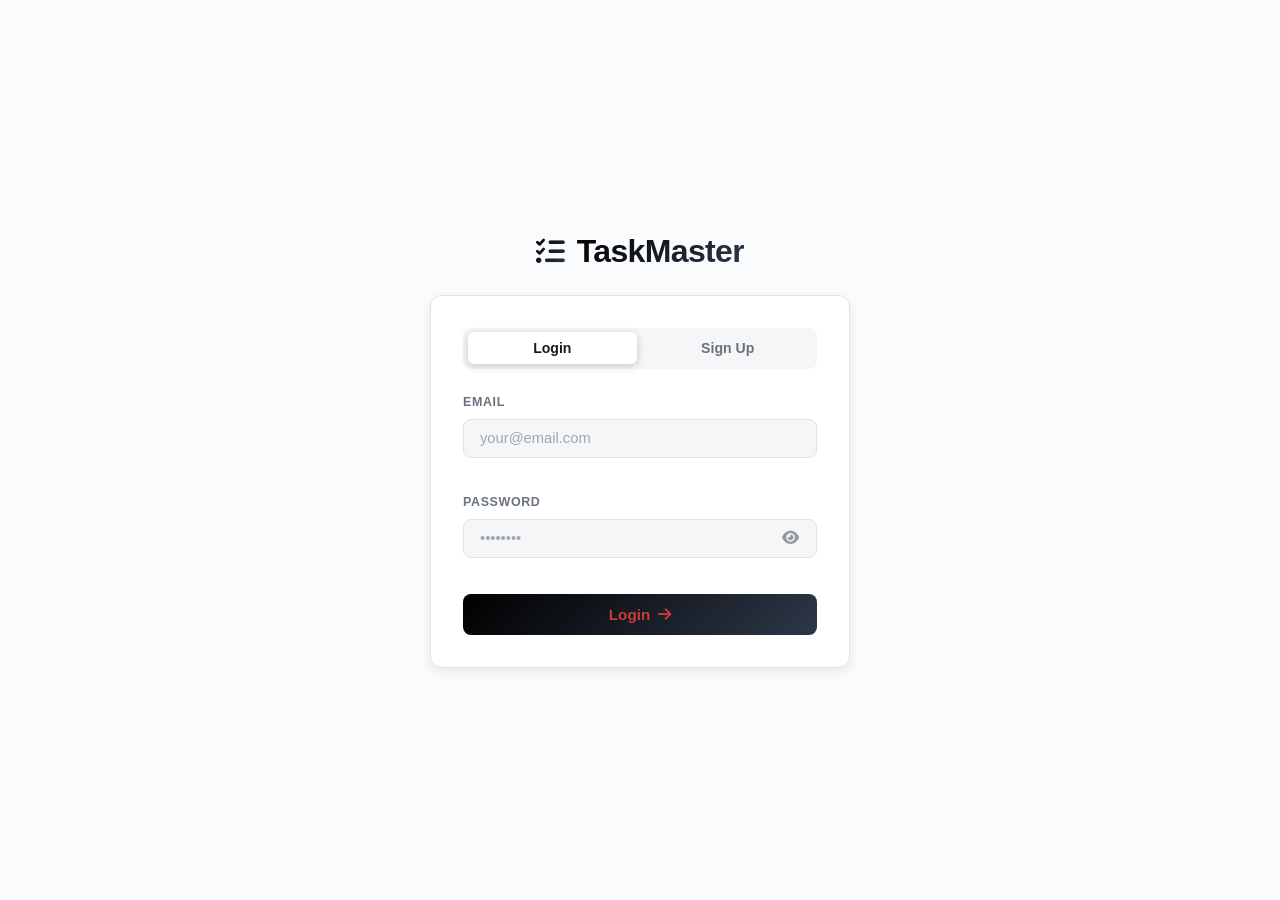
<file: tasks.html>
<!DOCTYPE html>
<html lang="en" data-theme="light">
<head>
  <meta charset="UTF-8" />
  <meta name="viewport" content="width=device-width, initial-scale=1.0" />
  <title>All Tasks - TaskMaster</title>
  <link rel="stylesheet" href="https://cdnjs.cloudflare.com/ajax/libs/font-awesome/6.4.0/css/all.min.css" />
  <link rel="stylesheet" href="style.css" />
  <style>
    body {
      justify-content: center;
      background: #fafafa;
    }
    
    .app {
      margin-left: 0 !important;
      margin-right: 0 !important;
      max-width: 1400px;
      padding: 2rem 3rem;
    }
    
    .tasks-container {
      background: #ffffff;
      border: 1px solid #e5e7eb;
      border-radius: 16px;
      padding: 2.5rem;
      margin: 1.5rem 0;
      box-shadow: 0 1px 3px rgba(0, 0, 0, 0.1), 0 1px 2px rgba(0, 0, 0, 0.06);
    }
    
    .app-header {
      margin-bottom: 1.5rem;
    }
    
    .page-title {
      font-size: 1.75rem;
      font-weight: 700;
      color: #111827;
    }
    
    .tasks-header {
      display: flex;
      justify-content: space-between;
      align-items: center;
      margin-bottom: 2rem;
      padding-bottom: 1.5rem;
      border-bottom: 2px solid #f3f4f6;
    }
    
    .tasks-header h2 {
      font-size: 2rem;
      color: #111827;
      font-weight: 700;
      letter-spacing: -0.02em;
    }
    
    .task-list-view {
      display: flex;
      flex-direction: column;
      gap: 1rem;
    }
    
    .task-card {
      background: #ffffff;
      border: 1px solid #e5e7eb;
      border-radius: 12px;
      padding: 1.5rem;
      transition: all 0.2s ease;
      box-shadow: 0 1px 2px rgba(0, 0, 0, 0.05);
    }
    
    .task-card:hover {
      border-color: #d1d5db;
      box-shadow: 0 4px 6px rgba(0, 0, 0, 0.1);
      transform: translateY(-2px);
    }
    
    .task-card-header {
      display: flex;
      align-items: flex-start;
      gap: 1rem;
      margin-bottom: 1rem;
    }
    
    .task-checkbox {
      width: 24px;
      height: 24px;
      border: 2px solid #d1d5db;
      border-radius: 6px;
      cursor: pointer;
      margin-top: 2px;
      flex-shrink: 0;
    }
    
    .task-checkbox:checked {
      background: #000000;
      border-color: #000000;
    }
    
    .task-content {
      flex: 1;
    }
    
    .task-title {
      font-size: 1.125rem;
      font-weight: 600;
      color: #111827;
      margin-bottom: 0.5rem;
    }
    
    .task-note {
      font-size: 0.875rem;
      color: #6b7280;
      line-height: 1.5;
      margin-bottom: 0.75rem;
    }
    
    .task-meta {
      display: flex;
      flex-wrap: wrap;
      gap: 0.5rem;
      align-items: center;
    }
    
    .task-badge {
      font-size: 0.75rem;
      font-weight: 600;
      padding: 0.25rem 0.75rem;
      border-radius: 6px;
      text-transform: uppercase;
      letter-spacing: 0.05em;
    }
    
    .badge-priority-high {
      background: #fee2e2;
      color: #991b1b;
    }
    
    .badge-priority-medium {
      background: #fef3c7;
      color: #92400e;
    }
    
    .badge-priority-low {
      background: #dcfce7;
      color: #166534;
    }
    
    .badge-category {
      background: #f3f4f6;
      color: #374151;
    }
    
    .badge-due {
      background: #e0e7ff;
      color: #3730a3;
    }
    
    .task-actions {
      display: flex;
      gap: 0.5rem;
    }
    
    .task-action-btn {
      background: #ffffff;
      border: 1px solid #e5e7eb;
      color: #6b7280;
      width: 36px;
      height: 36px;
      border-radius: 8px;
      cursor: pointer;
      display: flex;
      align-items: center;
      justify-content: center;
      transition: all 0.2s ease;
    }
    
    .task-action-btn:hover {
      background: #f9fafb;
      color: #111827;
      border-color: #d1d5db;
    }
    
    .task-action-btn.delete:hover {
      background: #fee2e2;
      color: #dc2626;
      border-color: #fecaca;
    }
    
    .empty-state {
      text-align: center;
      padding: 4rem 2rem;
      color: #9ca3af;
    }
    
    .empty-icon {
      width: 80px;
      height: 80px;
      margin: 0 auto 1.5rem;
      background: #f3f4f6;
      border-radius: 50%;
      display: flex;
      align-items: center;
      justify-content: center;
    }
    
    .empty-icon i {
      font-size: 2.5rem;
      color: #9ca3af;
    }
    
    .empty-title {
      font-size: 1.25rem;
      font-weight: 700;
      color: #374151;
      margin-bottom: 0.5rem;
    }
    
    .empty-subtitle {
      font-size: 0.875rem;
      color: #9ca3af;
    }
    
    @media (max-width: 768px) {
      .app {
        padding: 1.5rem;
      }
      
      .tasks-container {
        padding: 1.5rem;
      }
      
      .tasks-header h2 {
        font-size: 1.5rem;
      }
      
      .task-card {
        padding: 1rem;
      }
    }
  </style>
</head>
<body>
  <div class="app">
    <header class="app-header">
      <div style="display: flex; align-items: center; gap: 1rem;">
        <button onclick="location.href='index.html'" class="btn-primary">
          <i class="fas fa-arrow-left"></i> Back to Dashboard
        </button>
        <h2 class="page-title">All Tasks (Incomplete)</h2>
      </div>
    </header>

    <div class="tasks-container">
      <div class="tasks-header">
        <h2>
          <span id="taskCount">0</span> Incomplete Tasks
        </h2>
      </div>

      <div class="task-list-view" id="taskListView">
        <!-- Tasks will be rendered here -->
      </div>
      
      <div class="empty-state" id="emptyState" style="display: none;">
        <div class="empty-icon">
          <i class="fas fa-check-circle"></i>
        </div>
        <div class="empty-title">All tasks completed!</div>
        <div class="empty-subtitle">You have no incomplete tasks. Great job!</div>
      </div>
    </div>
  </div>

  <script>
    console.log('ALL TASKS PAGE LOADED');
    
    // Check if user is logged in
    const currentUser = JSON.parse(localStorage.getItem('tm_user') || 'null');
    if (!currentUser) {
      window.location.href = 'login.html';
    }
    
    // Load tasks
    var tasks = [];
    try {
      tasks = JSON.parse(localStorage.getItem('taskmaster_tasks') || '[]');
      console.log('Loaded', tasks.length, 'tasks');
    } catch (e) {
      console.error('Error loading tasks:', e);
    }
    
    function renderTasks() {
      const taskListView = document.getElementById('taskListView');
      const emptyState = document.getElementById('emptyState');
      const taskCount = document.getElementById('taskCount');
      
      // Filter only incomplete tasks
      var incompleteTasks = tasks.filter(function(task) {
        return !task.done;
      });
      
      // Sort by newest first
      incompleteTasks.sort(function(a, b) {
        return b.createdAt - a.createdAt;
      });
      
      // Update count
      if (taskCount) {
        taskCount.textContent = incompleteTasks.length;
      }
      
      // Show/hide empty state
      if (incompleteTasks.length === 0) {
        taskListView.style.display = 'none';
        emptyState.style.display = 'block';
        return;
      } else {
        taskListView.style.display = 'flex';
        emptyState.style.display = 'none';
      }
      
      // Clear list
      taskListView.innerHTML = '';
      
      // Render tasks
      incompleteTasks.forEach(function(task) {
        var card = document.createElement('div');
        card.className = 'task-card';
        
        var noteHTML = task.note ? '<div class="task-note">' + task.note + '</div>' : '';
        var dueHTML = task.due ? '<span class="task-badge badge-due"><i class="fas fa-calendar"></i> ' + task.due + '</span>' : '';
        
        card.innerHTML = 
          '<div class="task-card-header">' +
            '<input type="checkbox" class="task-checkbox" data-id="' + task.id + '">' +
            '<div class="task-content">' +
              '<div class="task-title">' + task.title + '</div>' +
              noteHTML +
              '<div class="task-meta">' +
                '<span class="task-badge badge-priority-' + task.priority + '">' + task.priority + ' priority</span>' +
                '<span class="task-badge badge-category">' + task.category + '</span>' +
                dueHTML +
              '</div>' +
            '</div>' +
            '<div class="task-actions">' +
              '<button class="task-action-btn edit" data-id="' + task.id + '" title="Edit task">' +
                '<i class="fas fa-edit"></i>' +
              '</button>' +
              '<button class="task-action-btn delete" data-id="' + task.id + '" title="Delete task">' +
                '<i class="fas fa-trash-alt"></i>' +
              '</button>' +
            '</div>' +
          '</div>';
        
        taskListView.appendChild(card);
      });
      
      // Attach event listeners
      attachListeners();
    }
    
    function attachListeners() {
      // Checkboxes
      document.querySelectorAll('.task-checkbox').forEach(function(cb) {
        cb.onclick = function() {
          var id = cb.getAttribute('data-id');
          var task = tasks.find(function(t) { return t.id === id; });
          if (task) {
            task.done = true;
            localStorage.setItem('taskmaster_tasks', JSON.stringify(tasks));
            renderTasks();
          }
        };
      });
      
      // Delete buttons
      document.querySelectorAll('.task-action-btn.delete').forEach(function(btn) {
        btn.onclick = function() {
          var id = btn.getAttribute('data-id');
          if (confirm('Delete this task?')) {
            tasks = tasks.filter(function(t) { return t.id !== id; });
            localStorage.setItem('taskmaster_tasks', JSON.stringify(tasks));
            renderTasks();
          }
        };
      });
      
      // Edit buttons
      document.querySelectorAll('.task-action-btn.edit').forEach(function(btn) {
        btn.onclick = function() {
          var id = btn.getAttribute('data-id');
          alert('Edit functionality: This will open an edit modal. For now, please use the dashboard to edit tasks.');
        };
      });
    }
    
    // Initial render
    renderTasks();
    
    console.log('All Tasks page initialized!');
  </script>
</body>
</html>
</file>
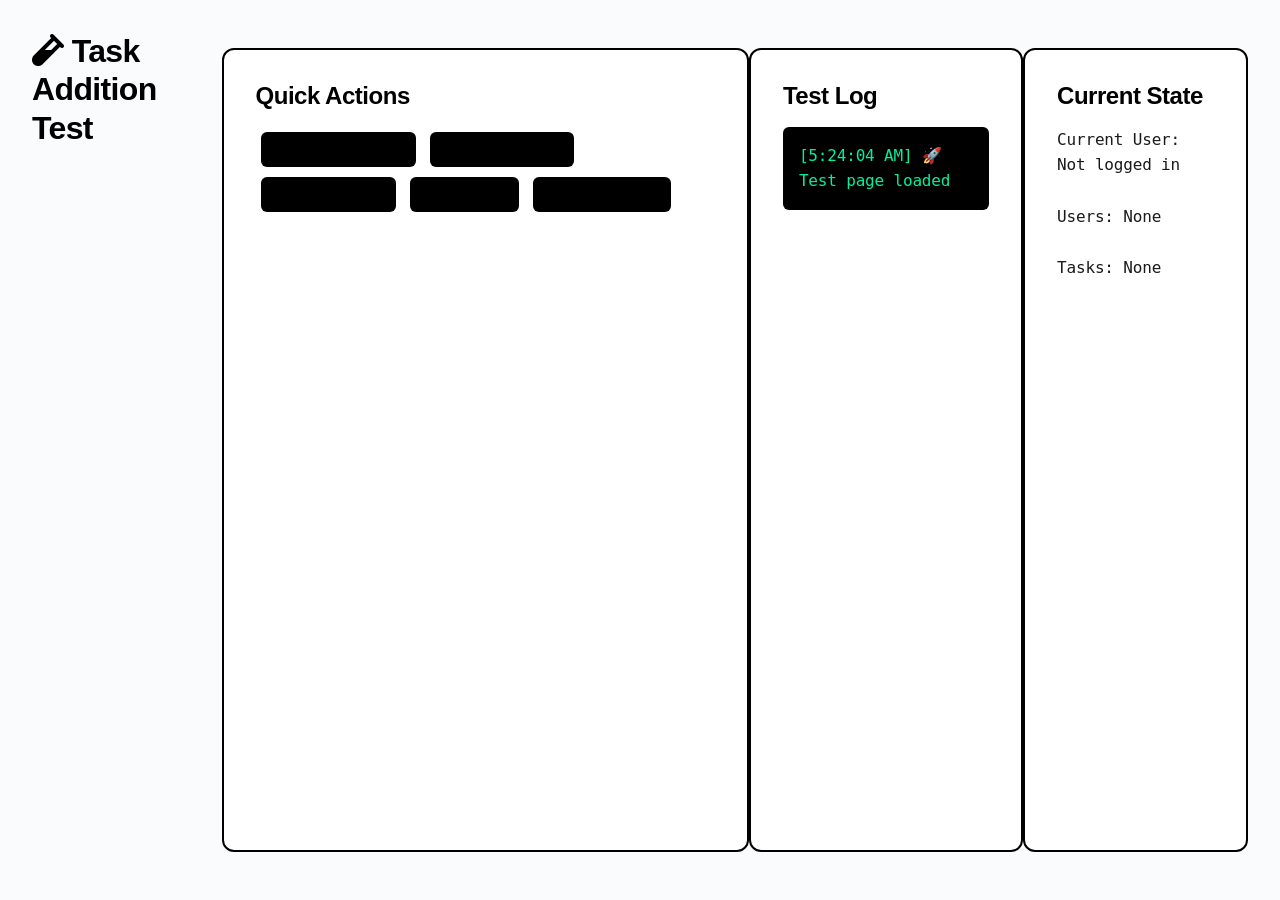
<file: test-task.html>
<!DOCTYPE html>
<html lang="en" data-theme="dark">
<head>
  <meta charset="UTF-8">
  <meta name="viewport" content="width=device-width, initial-scale=1.0">
  <title>Task Add Test</title>
  <link rel="stylesheet" href="https://cdnjs.cloudflare.com/ajax/libs/font-awesome/6.4.0/css/all.min.css" />
  <link rel="stylesheet" href="style.css" />
  <style>
    body { padding: 2rem; }
    .test-panel {
      background: var(--panel);
      border: 2px solid var(--accent);
      border-radius: 12px;
      padding: 2rem;
      margin: 1rem 0;
    }
    .test-panel h2 {
      color: var(--accent);
      margin-bottom: 1rem;
    }
    button {
      background: var(--accent);
      color: #000;
      border: none;
      padding: 10px 20px;
      border-radius: 6px;
      cursor: pointer;
      margin: 5px;
      font-weight: bold;
    }
    .log {
      background: #000;
      color: #00f0a0;
      padding: 1rem;
      border-radius: 6px;
      font-family: monospace;
      max-height: 300px;
      overflow-y: auto;
      margin: 1rem 0;
    }
  </style>
</head>
<body>
  <h1 style="color: var(--accent);"><i class="fas fa-vial"></i> Task Addition Test</h1>
  
  <div class="test-panel">
    <h2>Quick Actions</h2>
    <button onclick="setupTestUser()">1. Setup Test User</button>
    <button onclick="addTestTask()">2. Add Test Task</button>
    <button onclick="checkTasks()">3. Check Tasks</button>
    <button onclick="clearAll()">4. Clear All</button>
    <button onclick="location.href='index.html'">Go to Main App</button>
  </div>
  
  <div class="test-panel">
    <h2>Test Log</h2>
    <div class="log" id="log"></div>
  </div>
  
  <div class="test-panel">
    <h2>Current State</h2>
    <div id="state" style="color: var(--text); font-family: monospace; white-space: pre-wrap;"></div>
  </div>

  <script>
    function log(msg) {
      const logEl = document.getElementById('log');
      const time = new Date().toLocaleTimeString();
      logEl.innerHTML += `[${time}] ${msg}<br>`;
      logEl.scrollTop = logEl.scrollHeight;
      console.log(msg);
    }
    
    function updateState() {
      const user = localStorage.getItem('tm_user');
      const users = localStorage.getItem('tm_users');
      const tasks = localStorage.getItem('taskmaster_tasks');
      
      document.getElementById('state').innerHTML = 
        `Current User: ${user || 'Not logged in'}\n\n` +
        `Users: ${users || 'None'}\n\n` +
        `Tasks: ${tasks || 'None'}`;
    }
    
    function setupTestUser() {
      const user = {
        name: 'Test User',
        email: 'test@test.com',
        password: '123456'
      };
      
      const users = [user];
      
      localStorage.setItem('tm_users', JSON.stringify(users));
      localStorage.setItem('tm_user', JSON.stringify({ name: user.name, email: user.email }));
      
      log('✅ Test user created and logged in');
      log('   Email: test@test.com');
      log('   Password: 123456');
      updateState();
    }
    
    function addTestTask() {
      if (!localStorage.getItem('tm_user')) {
        log('❌ Please setup test user first!');
        return;
      }
      
      const task = {
        id: Date.now().toString(),
        title: 'Test Task ' + Date.now(),
        note: 'This is a test task',
        priority: 'high',
        category: 'work',
        due: '2024-12-31',
        done: false,
        createdAt: Date.now()
      };
      
      let tasks = [];
      try {
        tasks = JSON.parse(localStorage.getItem('taskmaster_tasks') || '[]');
      } catch (e) {
        log('⚠️ Error reading tasks, starting fresh');
      }
      
      tasks.push(task);
      localStorage.setItem('taskmaster_tasks', JSON.stringify(tasks));
      
      log('✅ Task added: ' + task.title);
      log('   Total tasks: ' + tasks.length);
      updateState();
    }
    
    function checkTasks() {
      try {
        const tasks = JSON.parse(localStorage.getItem('taskmaster_tasks') || '[]');
        log('📋 Total tasks: ' + tasks.length);
        
        if (tasks.length > 0) {
          tasks.forEach(function(task, i) {
            log(`   ${i + 1}. ${task.title} (${task.priority}, ${task.category})`);
          });
        } else {
          log('   No tasks found');
        }
      } catch (e) {
        log('❌ Error reading tasks: ' + e.message);
      }
      updateState();
    }
    
    function clearAll() {
      localStorage.clear();
      log('🗑️ All data cleared');
      updateState();
    }
    
    // Initialize
    log('🚀 Test page loaded');
    updateState();
  </script>
</body>
</html>
</file>
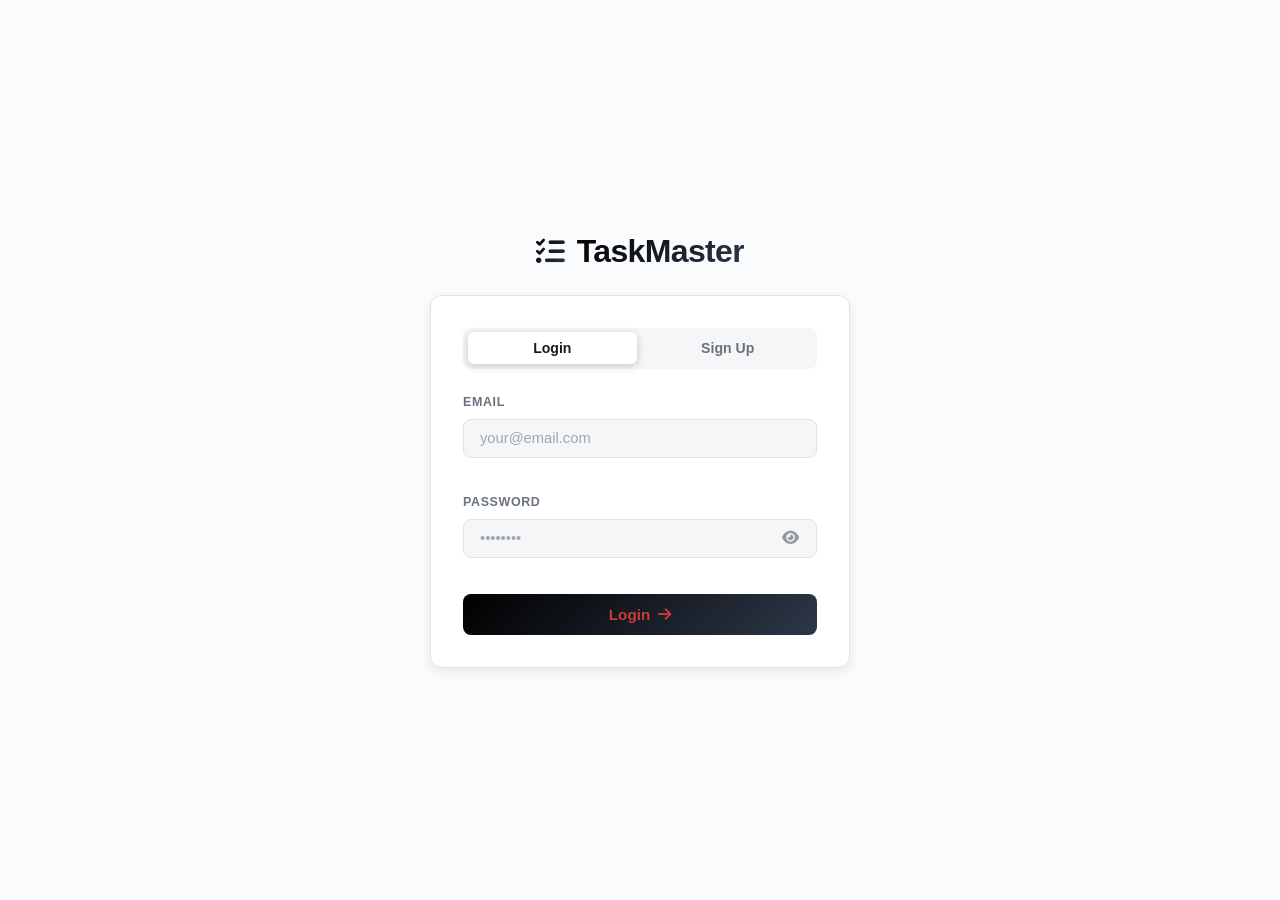
<file: work.html>
<!DOCTYPE html>
<html lang="en" data-theme="light">
<head>
  <meta charset="UTF-8" />
  <meta name="viewport" content="width=device-width, initial-scale=1.0" />
  <title>Work Tasks - TaskMaster</title>
  <link rel="stylesheet" href="https://cdnjs.cloudflare.com/ajax/libs/font-awesome/6.4.0/css/all.min.css" />
  <link rel="stylesheet" href="style.css" />
  <style>
    body {
      justify-content: center;
      background: var(--bg);
    }
    
    .app {
      margin-left: 0 !important;
      margin-right: 0 !important;
      max-width: 1200px;
      padding: 2rem 3rem;
    }
    
    .page-header {
      display: flex;
      align-items: center;
      gap: 1rem;
      margin-bottom: 2rem;
    }
    
    .page-title {
      font-size: 1.75rem;
      font-weight: 700;
      color: var(--text);
    }
    
    .tasks-container {
      background: var(--panel);
      border: 1px solid var(--border);
      border-radius: 16px;
      padding: 2.5rem;
      box-shadow: var(--shadow);
    }
    
    .tasks-header {
      font-size: 1.5rem;
      font-weight: 700;
      color: var(--text);
      margin-bottom: 1.5rem;
    }
    
    .task-item {
      display: flex;
      align-items: flex-start;
      justify-content: space-between;
      padding: 1.25rem;
      border: 1px solid var(--border);
      border-radius: 12px;
      margin-bottom: 1rem;
      background: var(--panel);
      transition: all 0.2s ease;
    }
    
    .task-item:hover {
      border-color: var(--border);
      box-shadow: 0 2px 4px rgba(0, 0, 0, 0.05);
    }
    
    .task-left {
      display: flex;
      align-items: flex-start;
      gap: 1rem;
      flex: 1;
    }
    
    .task-checkbox {
      width: 20px;
      height: 20px;
      border: 2px solid var(--border);
      border-radius: 4px;
      cursor: pointer;
      margin-top: 2px;
      flex-shrink: 0;
    }
    
    .task-checkbox:checked {
      background: #000000;
      border-color: #000000;
    }
    
    [data-theme="dark"] .task-checkbox:checked {
      background: var(--accent);
      border-color: var(--accent);
    }
    
    .task-info {
      flex: 1;
    }
    
    .task-title {
      font-size: 1rem;
      font-weight: 600;
      color: var(--text);
      margin-bottom: 0.5rem;
    }
    
    .task-note {
      font-size: 0.875rem;
      color: var(--muted);
      margin-bottom: 0.75rem;
    }
    
    .task-badges {
      display: flex;
      gap: 0.5rem;
      flex-wrap: wrap;
    }
    
    .badge {
      padding: 0.25rem 0.75rem;
      border-radius: 6px;
      font-size: 0.75rem;
      font-weight: 600;
      text-transform: uppercase;
    }
    
    .badge-high {
      background: #fee2e2;
      color: #991b1b;
    }
    
    .badge-medium {
      background: #fef3c7;
      color: #92400e;
    }
    
    .badge-low {
      background: #dcfce7;
      color: #166534;
    }
    
    .badge-category {
      background: #e0e7ff;
      color: #3730a3;
    }
    
    .badge-date {
      background: #dbeafe;
      color: #1e40af;
    }
    
    .task-actions {
      display: flex;
      gap: 0.5rem;
    }
    
    .action-btn {
      width: 32px;
      height: 32px;
      border: 1px solid var(--border);
      background: var(--panel);
      border-radius: 6px;
      cursor: pointer;
      display: flex;
      align-items: center;
      justify-content: center;
      color: var(--muted);
      transition: all 0.2s;
    }
    
    .action-btn:hover {
      background: var(--bg-alt);
      border-color: var(--border);
    }
    
    .action-btn.delete:hover {
      background: #fee2e2;
      color: #dc2626;
    }
    
    .empty-state {
      text-align: center;
      padding: 4rem 2rem;
      color: var(--muted);
    }
    
    @media (max-width: 768px) {
      .app {
        padding: 1.5rem;
      }
      
      .tasks-container {
        padding: 1.5rem;
      }
    }
  </style>
</head>
<body>
  <div class="app">
    <div class="page-header">
      <button onclick="location.href='index.html'" class="btn-primary">
        <i class="fas fa-arrow-left"></i> Back to Dashboard
      </button>
      <h2 class="page-title">Work Tasks</h2>
    </div>

    <div class="tasks-container">
      <h3 class="tasks-header"><span id="taskCount">0</span> Work Tasks</h3>
      
      <div id="taskList"></div>
      
      <div id="emptyState" class="empty-state" style="display: none;">
        <i class="fas fa-briefcase" style="font-size: 3rem; opacity: 0.3; margin-bottom: 1rem;"></i>
        <p style="font-size: 1.125rem; font-weight: 600; color: #6b7280;">No work tasks</p>
        <p style="font-size: 0.875rem;">Create work tasks from the dashboard</p>
      </div>
    </div>
  </div>

  <script>
    const currentUser = JSON.parse(localStorage.getItem('tm_user') || 'null');
    if (!currentUser) {
      window.location.href = 'login.html';
    }
    
    var tasks = JSON.parse(localStorage.getItem('taskmaster_tasks') || '[]');
    var workTasks = tasks.filter(function(t) { return t.category === 'work'; });
    
    document.getElementById('taskCount').textContent = workTasks.length;
    
    const taskList = document.getElementById('taskList');
    const emptyState = document.getElementById('emptyState');
    
    if (workTasks.length === 0) {
      emptyState.style.display = 'block';
    } else {
      workTasks.sort(function(a, b) { return b.createdAt - a.createdAt; });
      
      workTasks.forEach(function(task) {
        var item = document.createElement('div');
        item.className = 'task-item';
        
        var noteHTML = task.note ? '<div class="task-note">' + task.note + '</div>' : '';
        var dateHTML = task.due ? '<span class="badge badge-date"><i class="fas fa-calendar"></i> ' + task.due + '</span>' : '';
        var priorityClass = 'badge-' + task.priority;
        
        item.innerHTML = 
          '<div class="task-left">' +
            '<input type="checkbox" class="task-checkbox" data-id="' + task.id + '" ' + (task.done ? 'checked' : '') + '>' +
            '<div class="task-info">' +
              '<div class="task-title" style="' + (task.done ? 'text-decoration: line-through; color: #9ca3af;' : '') + '">' + task.title + '</div>' +
              noteHTML +
              '<div class="task-badges">' +
                '<span class="badge ' + priorityClass + '">' + task.priority + ' PRIORITY</span>' +
                '<span class="badge badge-category">WORK</span>' +
                dateHTML +
              '</div>' +
            '</div>' +
          '</div>' +
          '<div class="task-actions">' +
            '<button class="action-btn edit" data-id="' + task.id + '"><i class="fas fa-edit"></i></button>' +
            '<button class="action-btn delete" data-id="' + task.id + '"><i class="fas fa-trash-alt"></i></button>' +
          '</div>';
        
        taskList.appendChild(item);
      });
      
      document.querySelectorAll('.task-checkbox').forEach(function(cb) {
        cb.onclick = function() {
          var id = cb.getAttribute('data-id');
          var task = tasks.find(function(t) { return t.id === id; });
          if (task) {
            task.done = !task.done;
            localStorage.setItem('taskmaster_tasks', JSON.stringify(tasks));
            location.reload();
          }
        };
      });
      
      document.querySelectorAll('.action-btn.delete').forEach(function(btn) {
        btn.onclick = function() {
          var id = btn.getAttribute('data-id');
          if (confirm('Delete this task?')) {
            tasks = tasks.filter(function(t) { return t.id !== id; });
            localStorage.setItem('taskmaster_tasks', JSON.stringify(tasks));
            location.reload();
          }
        };
      });
      
      document.querySelectorAll('.action-btn.edit').forEach(function(btn) {
        btn.onclick = function() {
          alert('Edit from dashboard');
        };
      });
    }
  </script>
</body>
</html>
</file>
<file: style.css>
/* ── Variables ───────────────────────────────────────────────────────────── */
:root {
  /* Professional Black & White Theme */
  --bg:        #fafbfc;
  --bg-alt:    #f5f6f7;
  --panel:     #ffffff;
  --panel2:    #fcfcfd;
  --border:    #e1e4e8;
  --text:      #1a1a1a;
  --text-secondary: #586069;
  --muted:     #6a737d;
  --accent:    #000000;
  --accent2:   #2d3748;
  --purple:    #4a5568;
  --danger:    #1a1a1a;
  --warn:      #2d3748;
  --success:   #1a1a1a;
  --radius:    12px;
  --radius-sm: 8px;
  --radius-lg: 16px;
  --shadow-sm: 0 1px 3px rgba(0,0,0,0.06);
  --shadow:    0 4px 12px rgba(0,0,0,0.08);
  --shadow-lg: 0 8px 24px rgba(0,0,0,0.12);
  --font:      -apple-system, BlinkMacSystemFont, 'Segoe UI', Roboto, 'Helvetica Neue', Arial, sans-serif;
  --font-mono: 'SF Mono', Monaco, 'Cascadia Code', 'Roboto Mono', Consolas, monospace;
  --ease:      cubic-bezier(0.4, 0, 0.2, 1);
  --ease-out:  cubic-bezier(0.0, 0, 0.2, 1);
  --ease-in:   cubic-bezier(0.4, 0, 1, 1);
  --transition: 0.2s var(--ease);
}

/* No dark theme - professional light mode only */

/* ── Reset ───────────────────────────────────────────────────────────────── */
*,*::before,*::after{box-sizing:border-box;margin:0;padding:0}
html{font-size:16px;scroll-behavior:smooth;-webkit-font-smoothing:antialiased;-moz-osx-font-smoothing:grayscale}
body{
  font-family:var(--font);
  background:var(--bg);
  color:var(--text);
  min-height:100vh;
  transition:background var(--transition),color var(--transition);
  display:flex;
  overflow-x:hidden;
  line-height:1.6;
  font-weight:400;
  letter-spacing:-0.011em;
}
ul{list-style:none}
button,input,select,textarea{font-family:var(--font)}

h1,h2,h3,h4,h5,h6{
  font-weight:700;
  line-height:1.2;
  letter-spacing:-0.02em;
  color:var(--text);
}

/* ── Sidebar ─────────────────────────────────────────────────────────────── */
.sidebar{
  width:280px;
  background:var(--panel);
  border-right:1px solid var(--border);
  display:flex;
  flex-direction:column;
  position:fixed;
  top:0;
  left:0;
  height:100vh;
  z-index:100;
  transition:transform var(--ease);
  overflow-y:auto;
}

.sidebar-header{
  padding:1.5rem 1.25rem;
  border-bottom:1px solid var(--border);
  display:flex;
  align-items:center;
  justify-content:space-between;
}

.sidebar-brand{
  display:flex;
  align-items:center;
  gap:.75rem;
}

.brand-icon{
  font-size:1.5rem;
  color:#000000;
}

.sidebar-brand h1{
  font-size:1.4rem;
  font-weight:800;
  color:#000000;
}

.sidebar-toggle{
  display:none;
  background:none;
  border:none;
  color:var(--text);
  font-size:1.2rem;
  cursor:pointer;
  padding:.5rem;
}

.sidebar-nav{
  padding:1.5rem 0;
  display:flex;
  flex-direction:column;
  gap:.25rem;
}

.nav-item{
  display:flex;
  align-items:center;
  gap:.85rem;
  padding:.75rem 1.25rem;
  color:var(--muted);
  text-decoration:none;
  font-size:.92rem;
  font-weight:500;
  transition:all var(--ease);
  position:relative;
}

.nav-item i{
  font-size:1.1rem;
  width:20px;
  text-align:center;
}

.nav-item:hover{
  background:rgba(0,0,0,.05);
  color:var(--text);
}

.nav-item.active{
  color:var(--accent);
  background:rgba(0,0,0,.08);
}

.nav-item.active::before{
  content:'';
  position:absolute;
  left:0;
  top:0;
  bottom:0;
  width:3px;
  background:#000000;
  border-radius:0 3px 3px 0;
}

.sidebar-divider{
  height:1px;
  background:var(--border);
  margin:0 1.25rem;
}

.sidebar-categories{
  padding:1.5rem 0;
  display:flex;
  flex-direction:column;
  gap:.25rem;
}

.category-title{
  font-size:.7rem;
  font-weight:700;
  color:var(--muted);
  padding:0 1.25rem .75rem;
  letter-spacing:.08em;
}

.nav-item .badge{
  margin-left:auto;
  background:rgba(0,0,0,.12);
  color:var(--accent);
  font-size:.72rem;
  font-weight:700;
  padding:.15rem .5rem;
  border-radius:999px;
  min-width:24px;
  text-align:center;
}

.sidebar-footer{
  margin-top:auto;
  padding:1.25rem;
  border-top:1px solid var(--border);
}

.user-profile{
  display:flex;
  align-items:center;
  gap:.85rem;
  margin-bottom:1rem;
}

.user-avatar{
  width:44px;
  height:44px;
  border-radius:50%;
  background:#000000;
  display:flex;
  align-items:center;
  justify-content:center;
  color:#ffffff;
  font-size:1.1rem;
  font-weight:600;
  flex-shrink:0;
  box-shadow:var(--shadow-sm);
}

.user-info{
  display:flex;
  flex-direction:column;
  gap:.15rem;
  overflow:hidden;
}

.user-name{
  font-size:.9rem;
  font-weight:600;
  color:var(--text);
  white-space:nowrap;
  overflow:hidden;
  text-overflow:ellipsis;
}

.user-role{
  font-size:.75rem;
  color:var(--muted);
}

.sidebar-actions{
  display:flex;
  gap:.5rem;
}

/* ── App shell ───────────────────────────────────────────────────────────── */
.app{
  flex:1;
  margin-left:280px;
  padding:2rem;
  display:flex;
  flex-direction:column;
  gap:1.25rem;
  max-width:1200px;
  width:100%;
  transition:margin-left var(--ease);
  margin-right:auto;
}

/* ── Header ──────────────────────────────────────────────────────────────── */
.app-header{
  display:flex;
  align-items:center;
  justify-content:space-between;
  margin-bottom:.5rem;
}

.header-left{
  display:flex;
  align-items:center;
  gap:1rem;
}

.mobile-menu-btn{
  display:none;
  background:none;
  border:none;
  color:var(--text);
  font-size:1.3rem;
  cursor:pointer;
  padding:.5rem;
}

.page-title{
  font-size:1.8rem;
  font-weight:800;
  color:var(--text);
}

.header-right{
  display:flex;
  align-items:center;
  gap:1rem;
}

.search-header{
  position:relative;
  display:flex;
  align-items:center;
}

.search-header i{
  position:absolute !important;
  left:14px !important;
  top:50% !important;
  transform:translateY(-50%) !important;
  color:var(--muted);
  font-size:.9rem;
  pointer-events:none;
  z-index:1;
  width:20px;
  text-align:center;
}

.search-header input{
  padding-left:50px !important;
  padding-right:0.9rem;
  width:300px;
  text-align:left;
  box-sizing:border-box;
}

/* ── Icon button ─────────────────────────────────────────────────────────── */
.icon-btn{
  background:var(--panel);border:1px solid var(--border);color:var(--text);
  width:38px;height:38px;border-radius:50%;font-size:1rem;cursor:pointer;
  display:flex;align-items:center;justify-content:center;
  transition:transform var(--ease),background var(--ease);
  position:relative;
}
.icon-btn:hover{transform:scale(1.05);background:var(--bg-alt)}
.icon-btn:focus-visible{outline:2px solid var(--accent)}

.icon-btn-small{
  background:transparent;
  border:none;
  color:var(--text);
  width:32px;
  height:32px;
  border-radius:6px;
  font-size:0.9rem;
  cursor:pointer;
  display:flex;
  align-items:center;
  justify-content:center;
  transition:all var(--transition);
}
.icon-btn-small:hover{background:var(--bg-alt)}

/* ── Notification System ─────────────────────────────────────────────────── */
.notification-btn{
  position:relative;
}

.notification-badge{
  position:absolute;
  top:-4px;
  right:-4px;
  background:#dc2626;
  color:#ffffff;
  font-size:0.65rem;
  font-weight:700;
  padding:2px 5px;
  border-radius:10px;
  min-width:18px;
  text-align:center;
  line-height:1;
  border:2px solid var(--panel);
}

.notification-panel{
  position:absolute;
  top:70px;
  right:2rem;
  width:400px;
  max-height:600px;
  background:var(--panel);
  border:1px solid var(--border);
  border-radius:var(--radius-lg);
  box-shadow:var(--shadow-lg);
  overflow:hidden;
  z-index:1000;
  animation:slideDown 0.3s var(--ease-out);
}

@keyframes slideDown{
  from{opacity:0;transform:translateY(-10px)}
  to{opacity:1;transform:translateY(0)}
}

.notification-header{
  display:flex;
  align-items:center;
  justify-content:space-between;
  padding:1.25rem 1.5rem;
  border-bottom:1px solid var(--border);
  background:var(--panel2);
}

.notification-header h3{
  font-size:1.125rem;
  font-weight:700;
  display:flex;
  align-items:center;
  gap:0.5rem;
  color:var(--text);
}

.notification-list{
  max-height:500px;
  overflow-y:auto;
}

.notification-item{
  padding:1.25rem 1.5rem;
  border-bottom:1px solid var(--border);
  cursor:pointer;
  transition:background var(--transition);
  position:relative;
}

.notification-item:hover{
  background:var(--bg-alt);
}

.notification-item:last-child{
  border-bottom:none;
}

.notification-item.urgent{
  background:#fef2f2;
  border-left:4px solid #dc2626;
}

.notification-item.warning{
  background:#fffbeb;
  border-left:4px solid #f59e0b;
}

.notification-item.info{
  background:var(--panel);
  border-left:4px solid var(--accent);
}

.notification-icon{
  width:40px;
  height:40px;
  border-radius:50%;
  display:flex;
  align-items:center;
  justify-content:center;
  font-size:1.1rem;
  flex-shrink:0;
  margin-right:1rem;
}

.notification-item.urgent .notification-icon{
  background:#fee2e2;
  color:#dc2626;
}

.notification-item.warning .notification-icon{
  background:#fef3c7;
  color:#f59e0b;
}

.notification-item.info .notification-icon{
  background:var(--bg-alt);
  color:var(--accent);
}

.notification-content{
  display:flex;
  gap:1rem;
  align-items:flex-start;
}

.notification-body{
  flex:1;
}

.notification-title{
  font-weight:600;
  font-size:0.9rem;
  color:var(--text);
  margin-bottom:0.25rem;
  line-height:1.4;
}

.notification-message{
  font-size:0.8rem;
  color:var(--muted);
  line-height:1.5;
}

.notification-time{
  font-size:0.75rem;
  color:var(--muted);
  margin-top:0.5rem;
  display:flex;
  align-items:center;
  gap:0.25rem;
}

.notification-empty{
  padding:3rem 2rem;
  text-align:center;
  color:var(--muted);
}

.notification-empty i{
  font-size:3rem;
  opacity:0.3;
  margin-bottom:1rem;
}

@media (max-width: 768px){
  .notification-panel{
    right:1rem;
    left:1rem;
    width:auto;
  }
}

/* ── Stats ───────────────────────────────────────────────────────────────── */
.stats-grid{
  display:grid;grid-template-columns:repeat(3,1fr);gap:.75rem;
}
.stat-card{
  background:var(--panel);border:1px solid var(--border);border-radius:var(--radius);
  padding:1rem;display:flex;flex-direction:column;align-items:center;gap:.2rem;
  transition:border-color var(--ease),transform var(--ease);
}
.stat-card:hover{transform:translateY(-2px);border-color:rgba(0,240,160,.25)}
.stat-val{
  font-size:2.5rem;
  font-weight:800;
  line-height:1;
  color:#000000;
  letter-spacing:-0.03em;
}
.stat-card.accent-active .stat-val{color:#2d3748}
.stat-card.accent-done .stat-val{color:#000000}
.stat-lbl{
  font-size:.7rem;
  color:var(--muted);
  text-transform:uppercase;
  letter-spacing:.08em;
  font-weight:700;
}

/* ── Form ────────────────────────────────────────────────────────────────── */
.task-form{
  background:var(--panel);border:1px solid var(--border);
  border-radius:var(--radius);padding:1.25rem;
}
.form-body{display:flex;flex-direction:column;gap:.75rem}
.form-row{display:flex;gap:.6rem;flex-wrap:wrap}

input[type="text"],input[type="search"],input[type="date"],textarea,select{
  background:var(--bg-alt);border:1.5px solid var(--border);border-radius:var(--radius-sm);
  color:var(--text);padding:.6rem .9rem;font-size:.9rem;width:100%;
  transition:border-color var(--ease),box-shadow var(--ease);
}
input:focus,textarea:focus,select:focus{
  outline:none;border-color:var(--accent);
  box-shadow:0 0 0 3px rgba(0,240,160,.1);
}
input::placeholder,textarea::placeholder{color:var(--muted);opacity:.6}
textarea{resize:vertical;min-height:56px}
select{cursor:pointer}

/* ── Buttons ─────────────────────────────────────────────────────────────── */
.btn-primary{
  background:#000000;
  color:#ffffff;
  border:none;
  border-radius:var(--radius-sm);
  padding:.65rem 1.4rem;
  font-weight:600;
  font-size:.875rem;
  cursor:pointer;
  white-space:nowrap;
  transition:all var(--transition);
  box-shadow:var(--shadow-sm);
}
.btn-primary:hover{
  background:#2d3748;
  transform:translateY(-1px);
  box-shadow:var(--shadow);
}
.btn-primary:active{transform:translateY(0);box-shadow:var(--shadow-sm)}
.btn-primary:focus-visible{outline:3px solid rgba(0,0,0,0.2);outline-offset:2px}

.btn-outline{
  background:transparent;border:1.5px solid var(--border);
  color:var(--text);border-radius:var(--radius-sm);
  padding:.58rem 1.2rem;font-weight:600;font-size:.88rem;cursor:pointer;
  transition:border-color var(--ease);
}
.btn-outline:hover{border-color:var(--accent);color:var(--accent)}

.btn-danger-sm{
  background:rgba(0,0,0,.1);
  border:1px solid rgba(0,0,0,.2);
  color:#000000;
  border-radius:var(--radius-sm);
  padding:.55rem 1rem;
  font-size:.85rem;
  font-weight:600;
  cursor:pointer;
  transition:background var(--ease);
  white-space:nowrap;
  display:flex;
  align-items:center;
  gap:.5rem;
}

.btn-danger-sm i{
  font-size:.9rem;
}

.btn-danger-sm:hover{
  background:rgba(0,0,0,.2);
}

.btn-danger-sm:focus-visible{
  outline:2px solid #000000;
}

/* ── Toolbar ─────────────────────────────────────────────────────────────── */
.toolbar{
  display:flex;
  flex-wrap:wrap;
  gap:.75rem;
  align-items:center;
  background:var(--panel);
  padding:1rem 1.25rem;
  border-radius:var(--radius);
  border:1px solid var(--border);
}

.filter-group{
  display:flex;
  gap:.4rem;
  flex:1;
}

.filter-btn{
  background:var(--bg-alt);
  border:1px solid var(--border);
  color:var(--muted);
  border-radius:var(--radius-sm);
  padding:.55rem 1rem;
  font-size:.85rem;
  font-weight:600;
  cursor:pointer;
  transition:all var(--ease);
  display:flex;
  align-items:center;
  gap:.5rem;
}

.filter-btn i{
  font-size:.95rem;
}

.filter-btn:hover,.filter-btn.active{
  background:rgba(0,0,0,.1);
  border-color:var(--accent);
  color:var(--accent);
}

.filter-btn:focus-visible{
  outline:2px solid var(--accent);
}

.sort-wrap{
  position:relative;
  display:flex;
  align-items:center;
  gap:.5rem;
}

.sort-wrap i{
  color:var(--muted);
  font-size:.9rem;
}

.sort-wrap select{
  width:auto;
  padding:.55rem .85rem;
  font-size:.85rem;
}

/* ── Task list ───────────────────────────────────────────────────────────── */
.task-list{display:flex;flex-direction:column;gap:.6rem}

/* ── Task item ───────────────────────────────────────────────────────────── */
.task-item{
  display:grid;grid-template-columns:auto 1fr auto;
  align-items:start;gap:.85rem;
  background:var(--panel);border:1px solid var(--border);
  border-radius:var(--radius);padding:1rem 1.1rem;
  transition:transform var(--ease),box-shadow var(--ease),border-color var(--ease),opacity .3s;
  animation:slideIn .22s ease;
  position:relative;overflow:hidden;
}
@keyframes slideIn{from{opacity:0;transform:translateY(-6px)}to{opacity:1;transform:none}}

.task-item::before{
  content:'';position:absolute;left:0;top:0;bottom:0;width:3px;
  border-radius:0 3px 3px 0;
}
.task-item[data-priority="high"]::before  {background:#000000}
.task-item[data-priority="medium"]::before{background:#333333}
.task-item[data-priority="low"]::before   {background:#666666}

.task-item:hover{
  transform:translateX(3px);box-shadow:var(--shadow);
  border-color:rgba(0,0,0,.18);
}
.task-item.done{opacity:.5}
.task-item.done .task-title{text-decoration:line-through;color:var(--muted)}

/* Checkbox */
.task-check{
  width:20px;height:20px;margin-top:.15rem;
  border:2px solid var(--border);border-radius:5px;
  appearance:none;-webkit-appearance:none;
  background:var(--bg-alt);cursor:pointer;flex-shrink:0;
  position:relative;transition:background var(--ease),border-color var(--ease);
}
.task-check:checked{
  background:#000000;
  border-color:#000000;
}
.task-check:checked::after{
  content:'✓';
  position:absolute;
  top:50%;
  left:50%;
  transform:translate(-50%,-50%);
  color:#ffffff;
  font-size:.65rem;
  font-weight:900;
}
.task-check:focus-visible{outline:2px solid var(--accent);outline-offset:2px}

/* Task body */
.task-body{display:flex;flex-direction:column;gap:.35rem;min-width:0}
.task-title{font-size:.95rem;font-weight:600;word-break:break-word;line-height:1.4}
.task-note{font-size:.82rem;color:var(--muted);line-height:1.5;word-break:break-word}
.task-chips{display:flex;flex-wrap:wrap;gap:.35rem;align-items:center}

.chip{
  font-size:.68rem;font-weight:700;padding:.15rem .55rem;
  border-radius:999px;text-transform:uppercase;letter-spacing:.04em;
}
.chip-priority-high  {background:rgba(0,0,0,.12);color:#000000}
.chip-priority-medium{background:rgba(0,0,0,.08);color:#333333}
.chip-priority-low   {background:rgba(0,0,0,.05);color:#000000}
.chip-cat{background:rgba(0,0,0,.1);color:#333333}
.chip-due{background:rgba(0,0,0,.08);color:#000000;font-weight:500}
.chip-due.overdue{background:rgba(0,0,0,.12);color:#000000}

/* Actions */
.task-actions{display:flex;gap:.3rem;flex-shrink:0}
.act-btn{
  background:none;border:none;cursor:pointer;
  width:30px;height:30px;border-radius:var(--radius-sm);
  font-size:.9rem;display:flex;align-items:center;justify-content:center;
  opacity:0;transition:opacity var(--ease),background var(--ease);
}
.task-item:hover .act-btn,.act-btn:focus-visible{opacity:1}
.act-btn:focus-visible{outline:2px solid var(--accent);opacity:1}
.act-btn.edit:hover  {background:rgba(0,0,0,.1);color:var(--accent)}
.act-btn.delete:hover{background:rgba(0,0,0,.1); color:#000000}

/* ── Empty state ─────────────────────────────────────────────────────────── */
.empty{
  display:flex;
  flex-direction:column;
  align-items:center;
  gap:.85rem;
  padding:4rem 1rem;
  color:var(--muted);
  background:var(--panel);
  border-radius:var(--radius);
  border:2px dashed var(--border);
}

.empty[hidden]{
  display:none;
}

.empty-icon{
  width:80px;
  height:80px;
  border-radius:50%;
  background:rgba(0,0,0,.08);
  display:flex;
  align-items:center;
  justify-content:center;
  margin-bottom:.5rem;
}

.empty-icon i{
  font-size:2.5rem;
  color:#000000;
  opacity:.6;
}

.empty-title{
  font-size:1.1rem;
  font-weight:700;
  color:var(--text);
}

.empty-subtitle{
  font-size:.88rem;
  color:var(--muted);
}

/* ── Modal ───────────────────────────────────────────────────────────────── */
.modal-backdrop{
  position:fixed;inset:0;background:rgba(0,0,0,.6);
  backdrop-filter:blur(4px);z-index:200;
  display:flex;align-items:center;justify-content:center;padding:1rem;
}
.modal-backdrop[hidden]{display:none}
.modal{
  background:var(--panel);border:1px solid var(--border);
  border-radius:var(--radius);padding:1.75rem;width:100%;max-width:480px;
  box-shadow:var(--shadow);animation:modalIn .2s ease;
}
@keyframes modalIn{from{opacity:0;transform:scale(.96)}to{opacity:1;transform:none}}
.modal-header{
  display:flex;align-items:center;justify-content:space-between;
  margin-bottom:1.25rem;
}
.modal-header h2{font-size:1.1rem;font-weight:700}
.form-group{display:flex;flex-direction:column;gap:.35rem;margin-bottom:1rem}
label{font-size:.78rem;font-weight:600;color:var(--muted);text-transform:uppercase;letter-spacing:.05em}
.modal-footer{
  display:flex;justify-content:flex-end;gap:.6rem;
  padding-top:1rem;border-top:1px solid var(--border);margin-top:.5rem;
}

/* ── Responsive ──────────────────────────────────────────────────────────── */
@media(max-width:1024px){
  .sidebar{
    transform:translateX(-100%);
  }
  
  .sidebar.active{
    transform:translateX(0);
  }
  
  .app{
    margin-left:0;
  }
  
  .mobile-menu-btn{
    display:block;
  }
  
  .search-header input{
    width:200px;
  }
}

@media(max-width:768px){
  .app{
    padding:1.5rem 1rem;
  }
  
  .page-title{
    font-size:1.4rem;
  }
  
  .search-header{
    display:none;
  }
  
  .stats-grid{
    grid-template-columns:repeat(3,1fr);
    gap:.6rem;
  }
  
  .stat-val{
    font-size:1.6rem;
  }
}

@media(max-width:560px){
  .app{
    padding:1rem .75rem;
  }
  
  .form-row{
    flex-direction:column;
  }
  
  .toolbar{
    flex-direction:column;
    align-items:stretch;
    padding:.85rem;
  }
  
  .filter-group{
    justify-content:space-between;
  }
  
  .filter-btn span{
    display:none;
  }
  
  .btn-danger-sm span{
    display:none;
  }
  
  .task-item{
    grid-template-columns:auto 1fr auto;
    gap:.6rem;
    padding:.85rem .9rem;
  }
  
  .act-btn{
    opacity:1;
  }
  
  .stats-grid{
    grid-template-columns:repeat(3,1fr);
    gap:.5rem;
  }
  
  .stat-val{
    font-size:1.5rem;
  }
  
  .sidebar{
    width:260px;
  }
}


/* ── Time input styling ──────────────────────────────────────────────────── */
input[type="time"] {
  cursor:pointer;
  position:relative;
  min-width:120px;
  font-family:var(--font);
}

input[type="date"]::-webkit-calendar-picker-indicator,
input[type="time"]::-webkit-calendar-picker-indicator {
  cursor:pointer;
  filter:invert(0.5);
  opacity:0.7;
}

input[type="date"]:hover::-webkit-calendar-picker-indicator,
input[type="time"]:hover::-webkit-calendar-picker-indicator {
  opacity:1;
}
</file>
<file: auth.css>
/* ── Auth page ───────────────────────────────────────────────────────────── */
body:has(.auth-page) {
  display: block;
}

.auth-page {
  min-height: 100vh;
  width: 100%;
  display: flex;
  flex-direction: column;
  align-items: center;
  justify-content: center;
  padding: 2rem 1rem;
  gap: 1.5rem;
  background: var(--bg);
  position: fixed;
  top: 0;
  left: 0;
  right: 0;
  bottom: 0;
}

.auth-brand {
  display: flex; 
  align-items: center; 
  gap: .75rem;
  justify-content: center;
  text-align: center;
}

.brand-icon {
  font-size: 1.8rem;
  background: linear-gradient(135deg, var(--accent), var(--accent2));
  -webkit-background-clip: text; 
  -webkit-text-fill-color: transparent; 
  background-clip: text;
}

.auth-brand h1 {
  font-size: 2rem; font-weight: 900;
  background: linear-gradient(135deg, var(--accent), var(--accent2));
  -webkit-background-clip: text; -webkit-text-fill-color: transparent; background-clip: text;
}

.auth-card {
  background: var(--panel);
  border: 1px solid var(--border);
  border-radius: var(--radius);
  padding: 2rem;
  width: 100%; 
  max-width: 420px;
  box-shadow: var(--shadow);
  animation: authIn .3s ease;
  margin: 0 auto;
}
@keyframes authIn {
  from { opacity: 0; transform: translateY(12px); }
  to   { opacity: 1; transform: none; }
}

/* ── Tabs ────────────────────────────────────────────────────────────────── */
.auth-tabs {
  display: flex; gap: .4rem;
  background: var(--bg-alt);
  border-radius: var(--radius-sm);
  padding: .3rem;
  margin-bottom: 1.5rem;
}
.auth-tab {
  flex: 1; padding: .5rem; border: none;
  border-radius: calc(var(--radius-sm) - 2px);
  background: transparent; color: var(--muted);
  font-weight: 600; font-size: .88rem; cursor: pointer;
  transition: background var(--ease), color var(--ease);
}
.auth-tab.active {
  background: var(--panel);
  color: var(--text);
  box-shadow: 0 2px 8px rgba(0,0,0,.2);
}
.auth-tab:focus-visible { outline: 2px solid var(--accent); }

/* ── Form groups ─────────────────────────────────────────────────────────── */
.auth-group {
  display: flex; flex-direction: column; gap: .35rem;
  margin-bottom: 1rem;
}
.auth-group label {
  font-size: .78rem; font-weight: 600;
  color: var(--muted); text-transform: uppercase; letter-spacing: .05em;
}
.auth-group input {
  background: var(--bg-alt);
  border: 1.5px solid var(--border);
  border-radius: var(--radius-sm);
  color: var(--text); padding: .65rem 1rem;
  font-size: .92rem; width: 100%;
  transition: border-color var(--ease), box-shadow var(--ease);
}
.auth-group input:focus {
  outline: none; border-color: var(--accent);
  box-shadow: 0 0 0 3px rgba(0,240,160,.1);
}
.auth-group input[aria-invalid="true"] { border-color: var(--danger); }

.pass-wrap { position: relative; }
.pass-wrap input { padding-right: 2.8rem; }
.pass-toggle {
  position: absolute; right: .6rem; top: 50%;
  transform: translateY(-50%);
  background: none; border: none; cursor: pointer;
  font-size: .95rem; 
  color: var(--muted);
  opacity: .7;
  transition: opacity var(--ease);
  padding: .5rem;
  display: flex;
  align-items: center;
  justify-content: center;
}
.pass-toggle:hover { opacity: 1; color: var(--text); }

.auth-error {
  color: var(--danger); font-size: .76rem; min-height: .9rem;
}

/* ── Alert ───────────────────────────────────────────────────────────────── */
.auth-alert {
  padding: .75rem 1rem; border-radius: var(--radius-sm);
  font-size: .85rem; font-weight: 600; margin-bottom: 1rem;
}
.auth-alert.error {
  background: rgba(255,96,96,.1); border: 1px solid rgba(255,96,96,.25); color: var(--danger);
}
.auth-alert.success {
  background: rgba(0,240,160,.1); border: 1px solid rgba(0,240,160,.25); color: var(--accent);
}
.auth-alert[hidden] { display: none; }

/* ── Submit button ───────────────────────────────────────────────────────── */
.btn-auth {
  width: 100%; padding: .75rem;
  background: linear-gradient(135deg, var(--accent), var(--accent2));
  color: #ce3939; border: none; border-radius: var(--radius-sm);
  font-weight: 700; font-size: .95rem; cursor: pointer;
  transition: opacity var(--ease), transform var(--ease);
  margin-top: .5rem;
  display: flex;
  align-items: center;
  justify-content: center;
  gap: .5rem;
}
.btn-auth:hover { opacity: .85; transform: translateY(-1px); }
.btn-auth:focus-visible { outline: 2px solid var(--accent2); }
</file>
